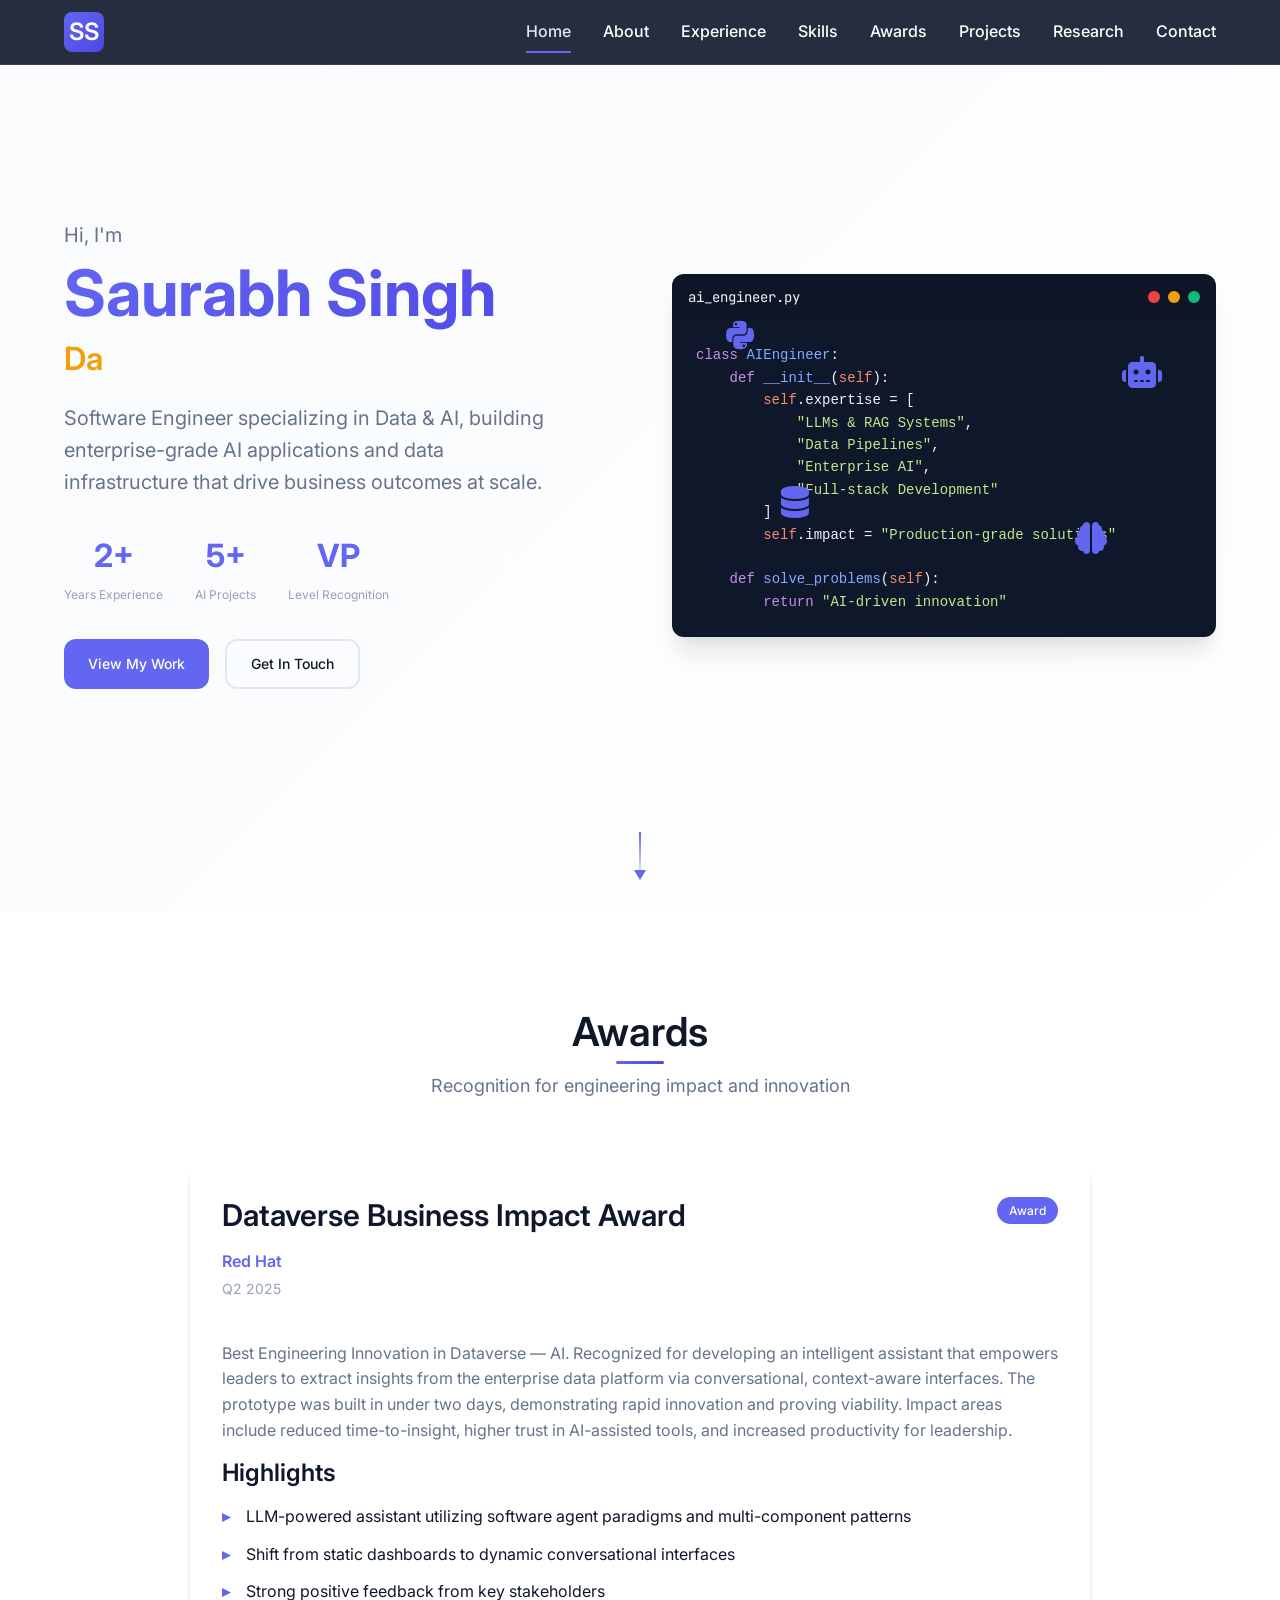
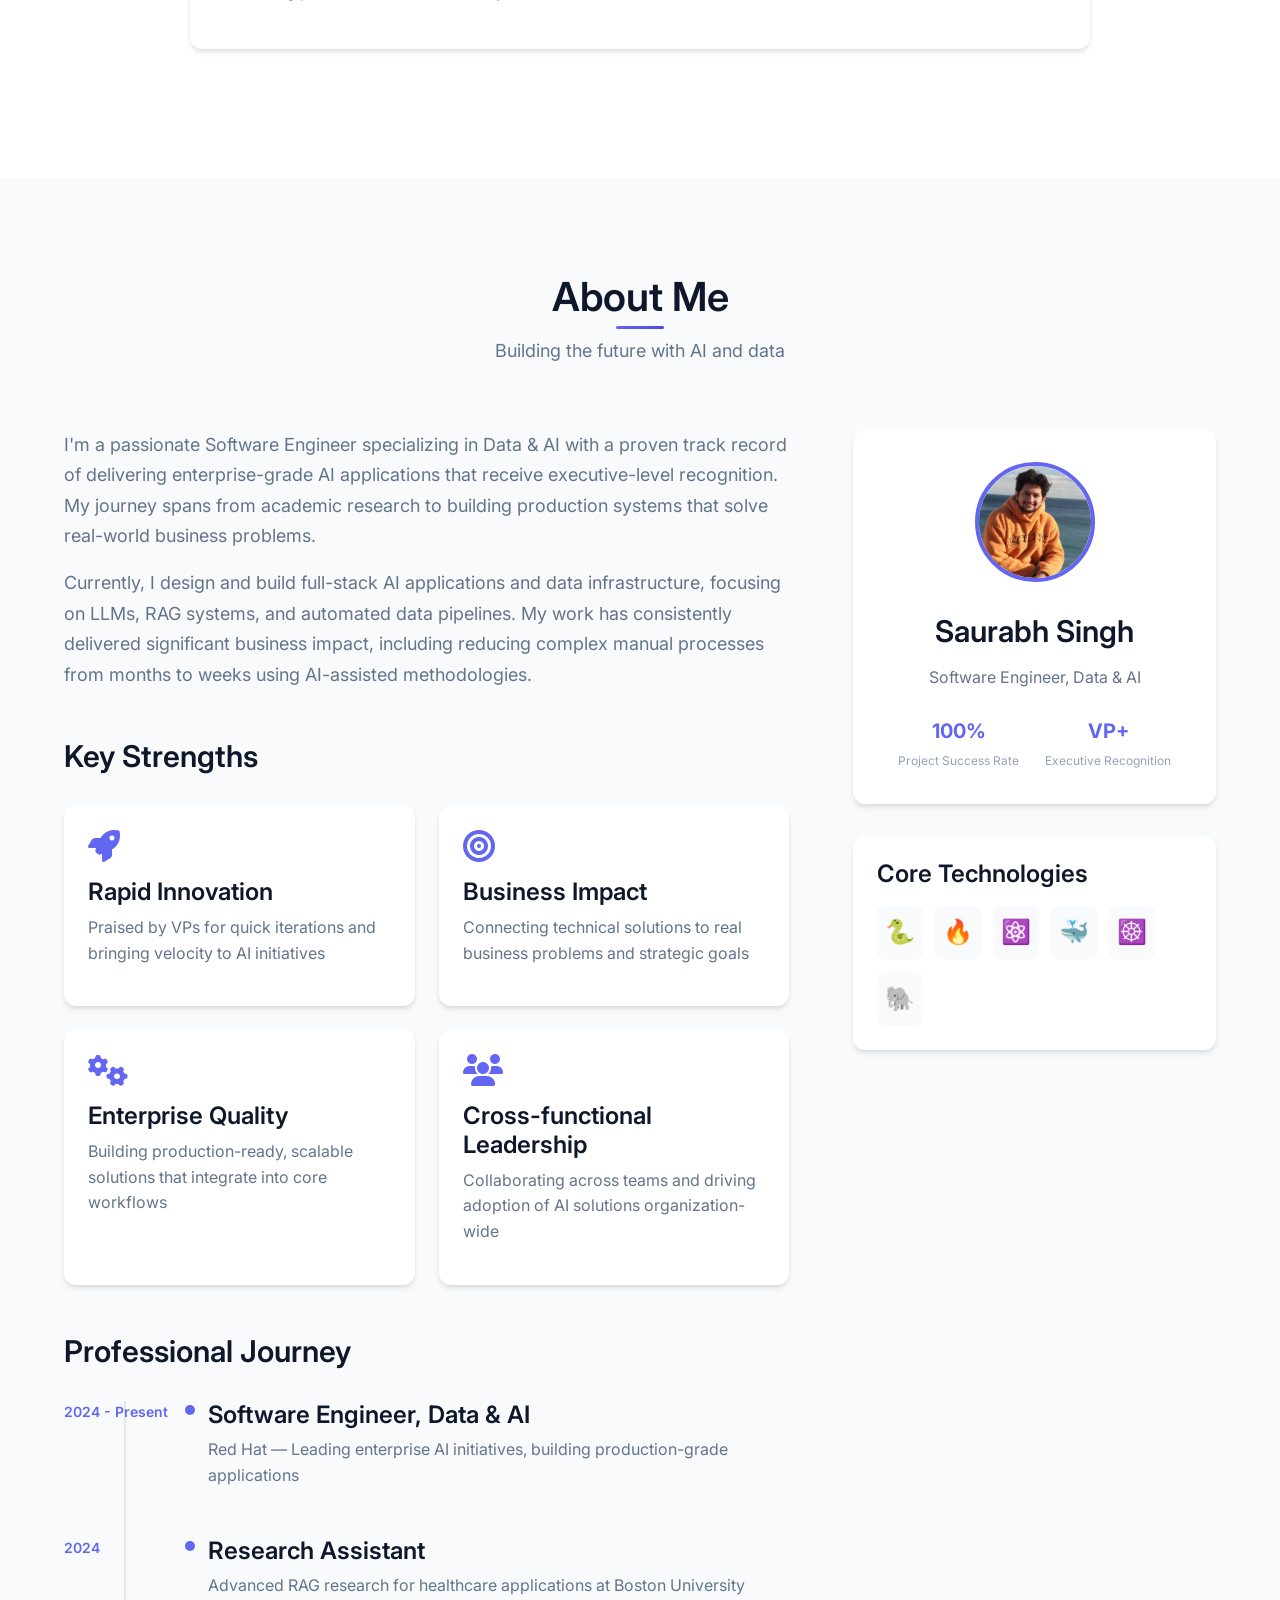
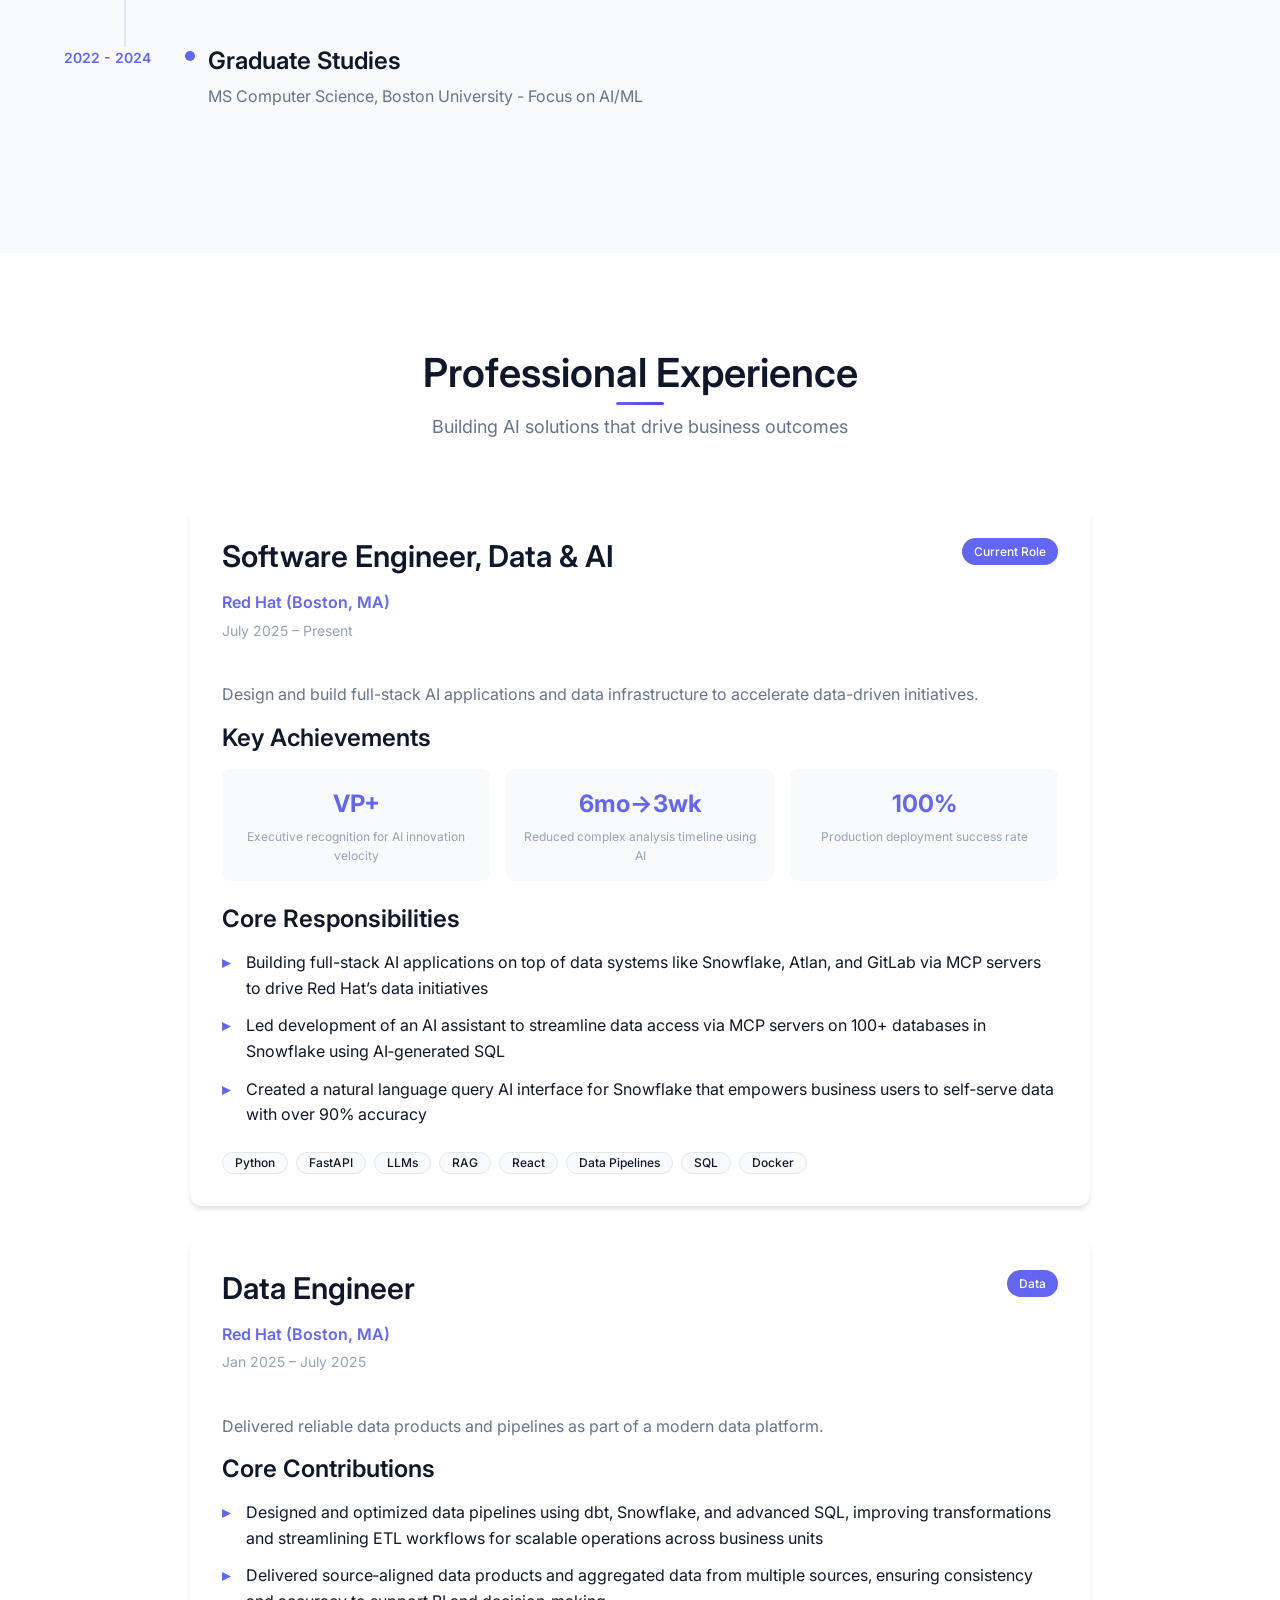
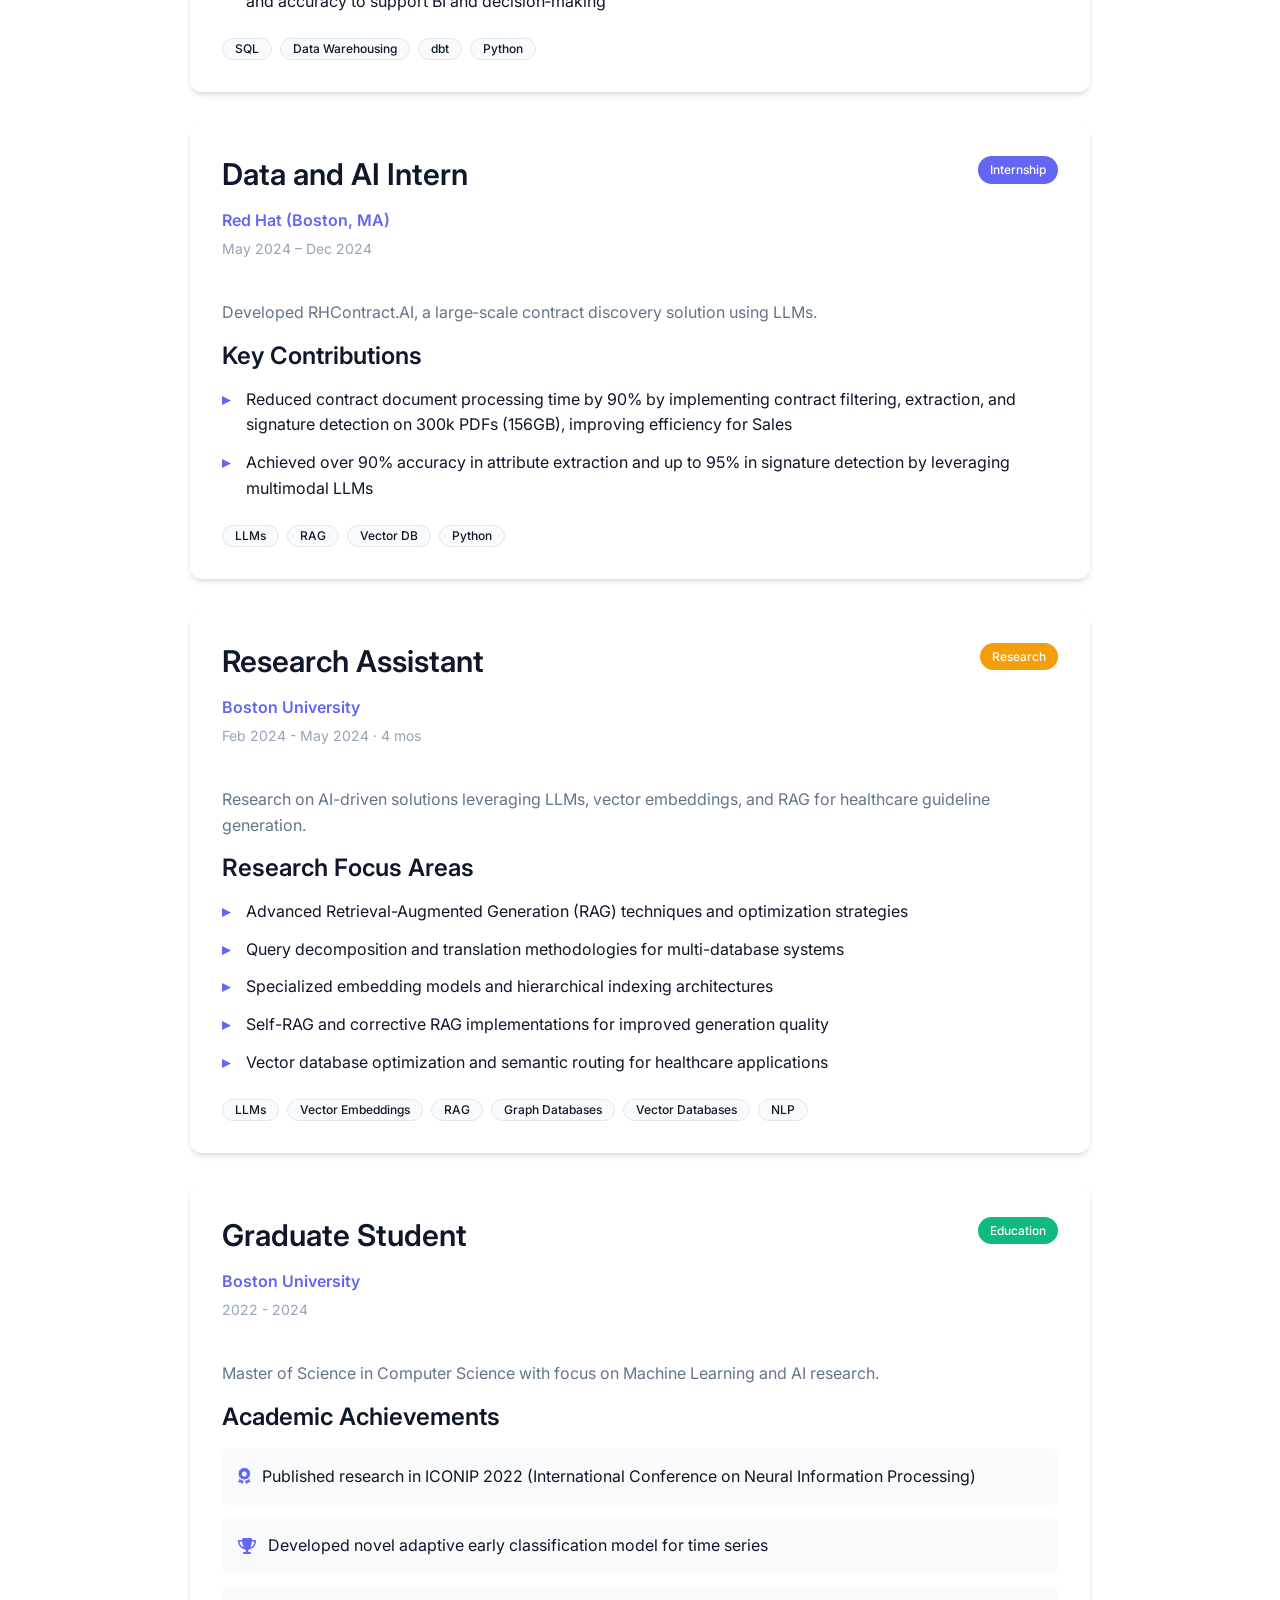
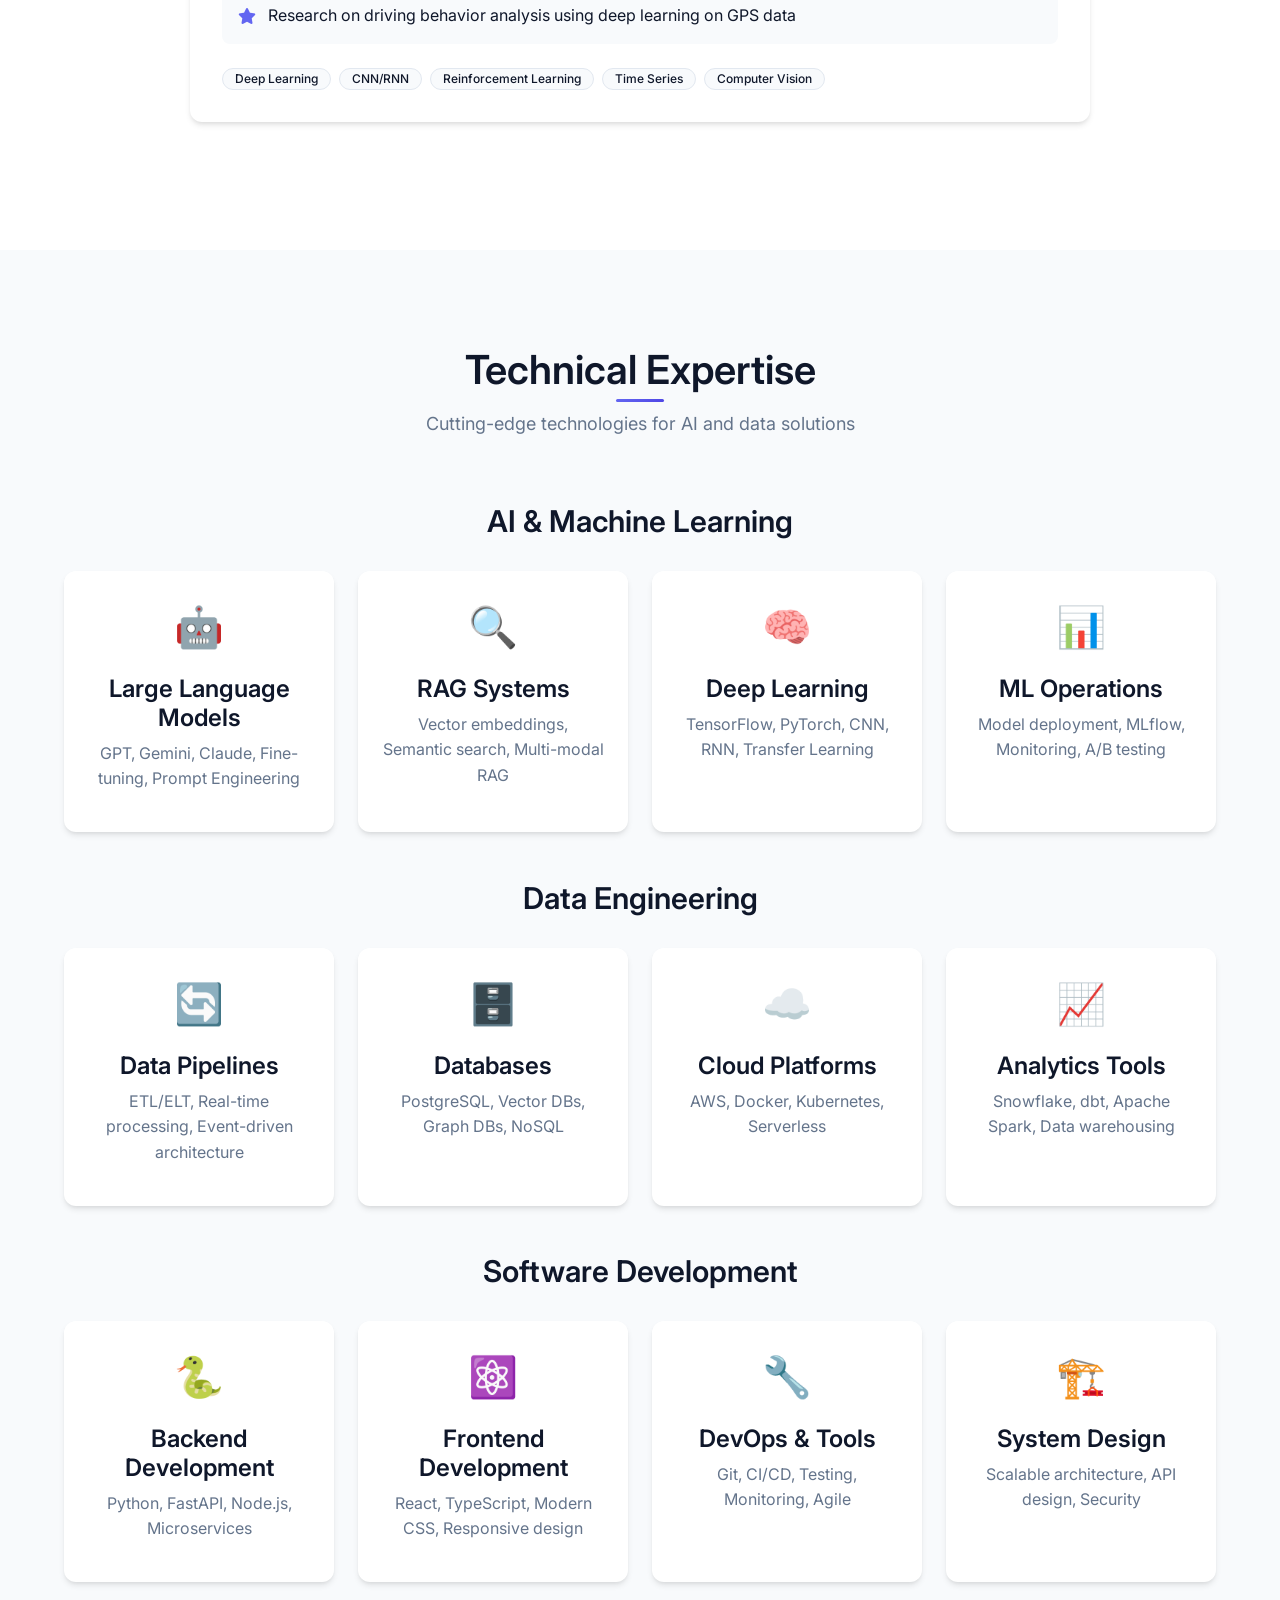
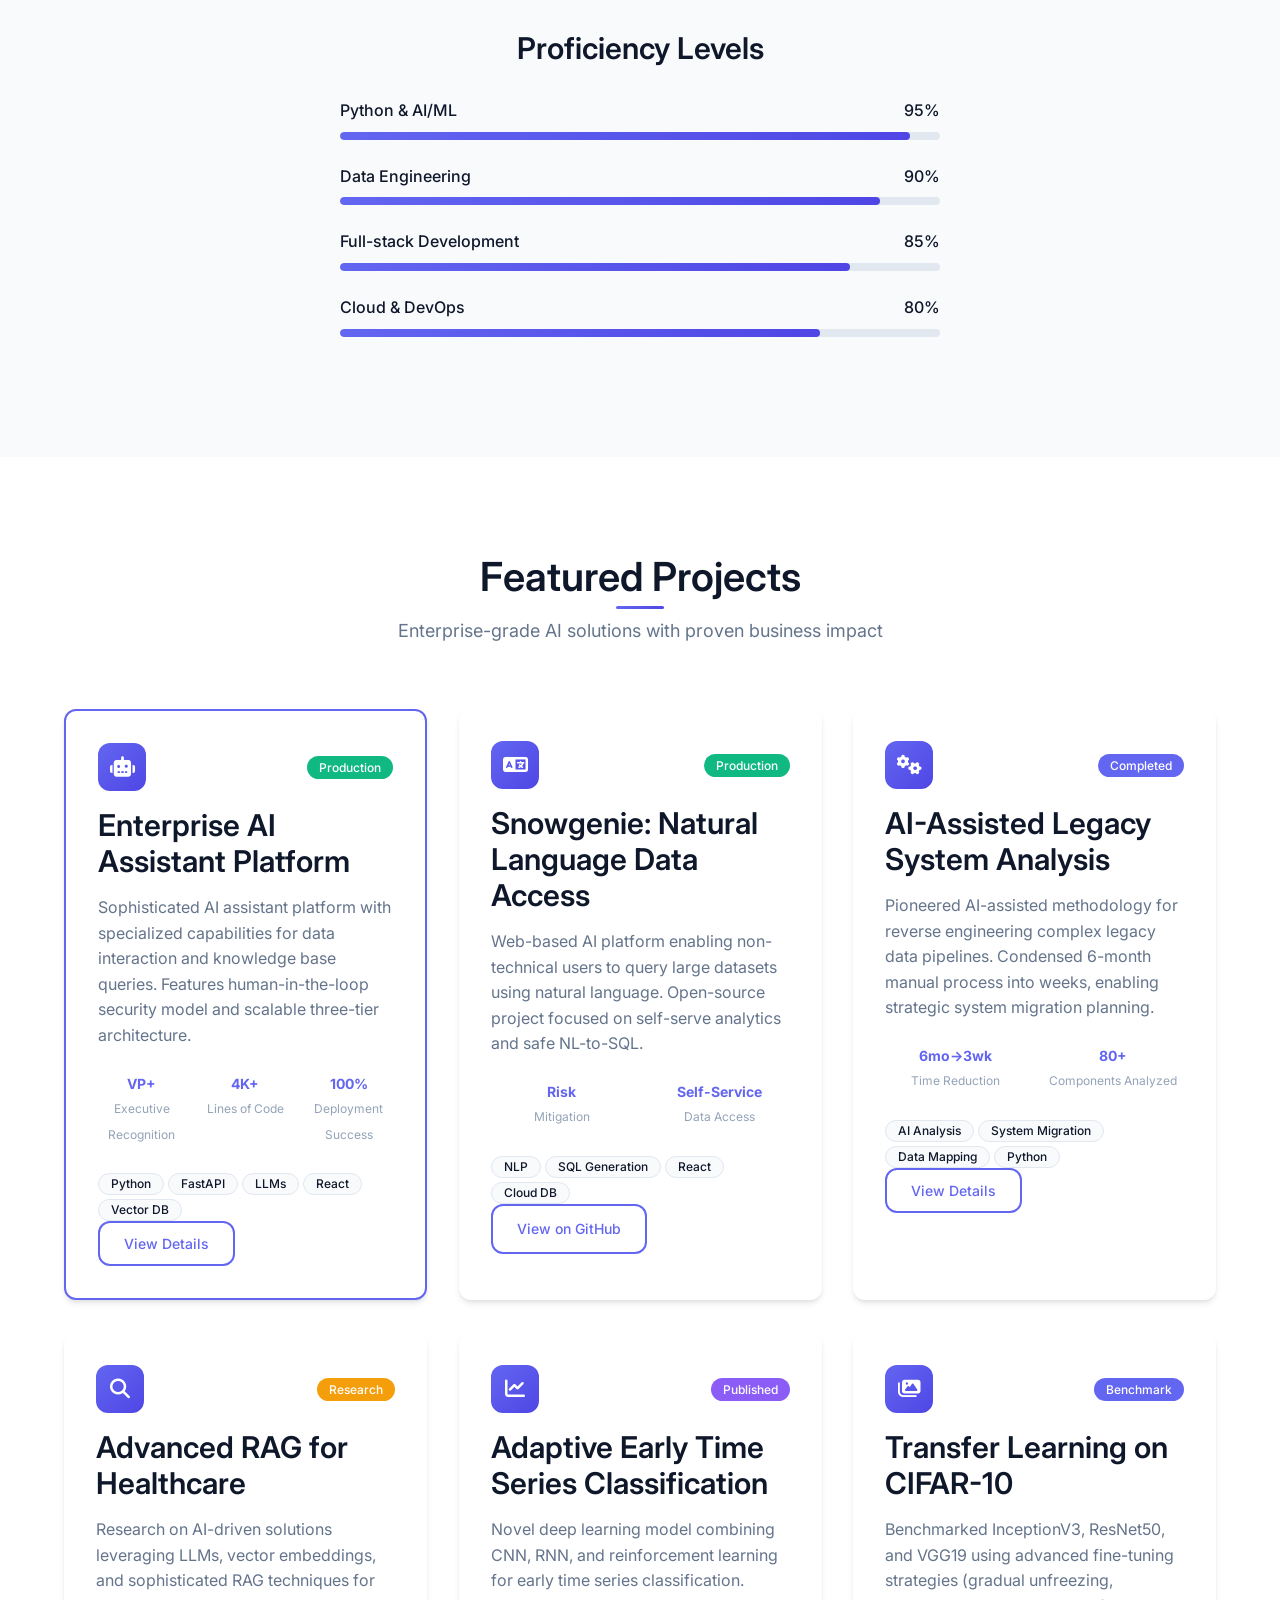
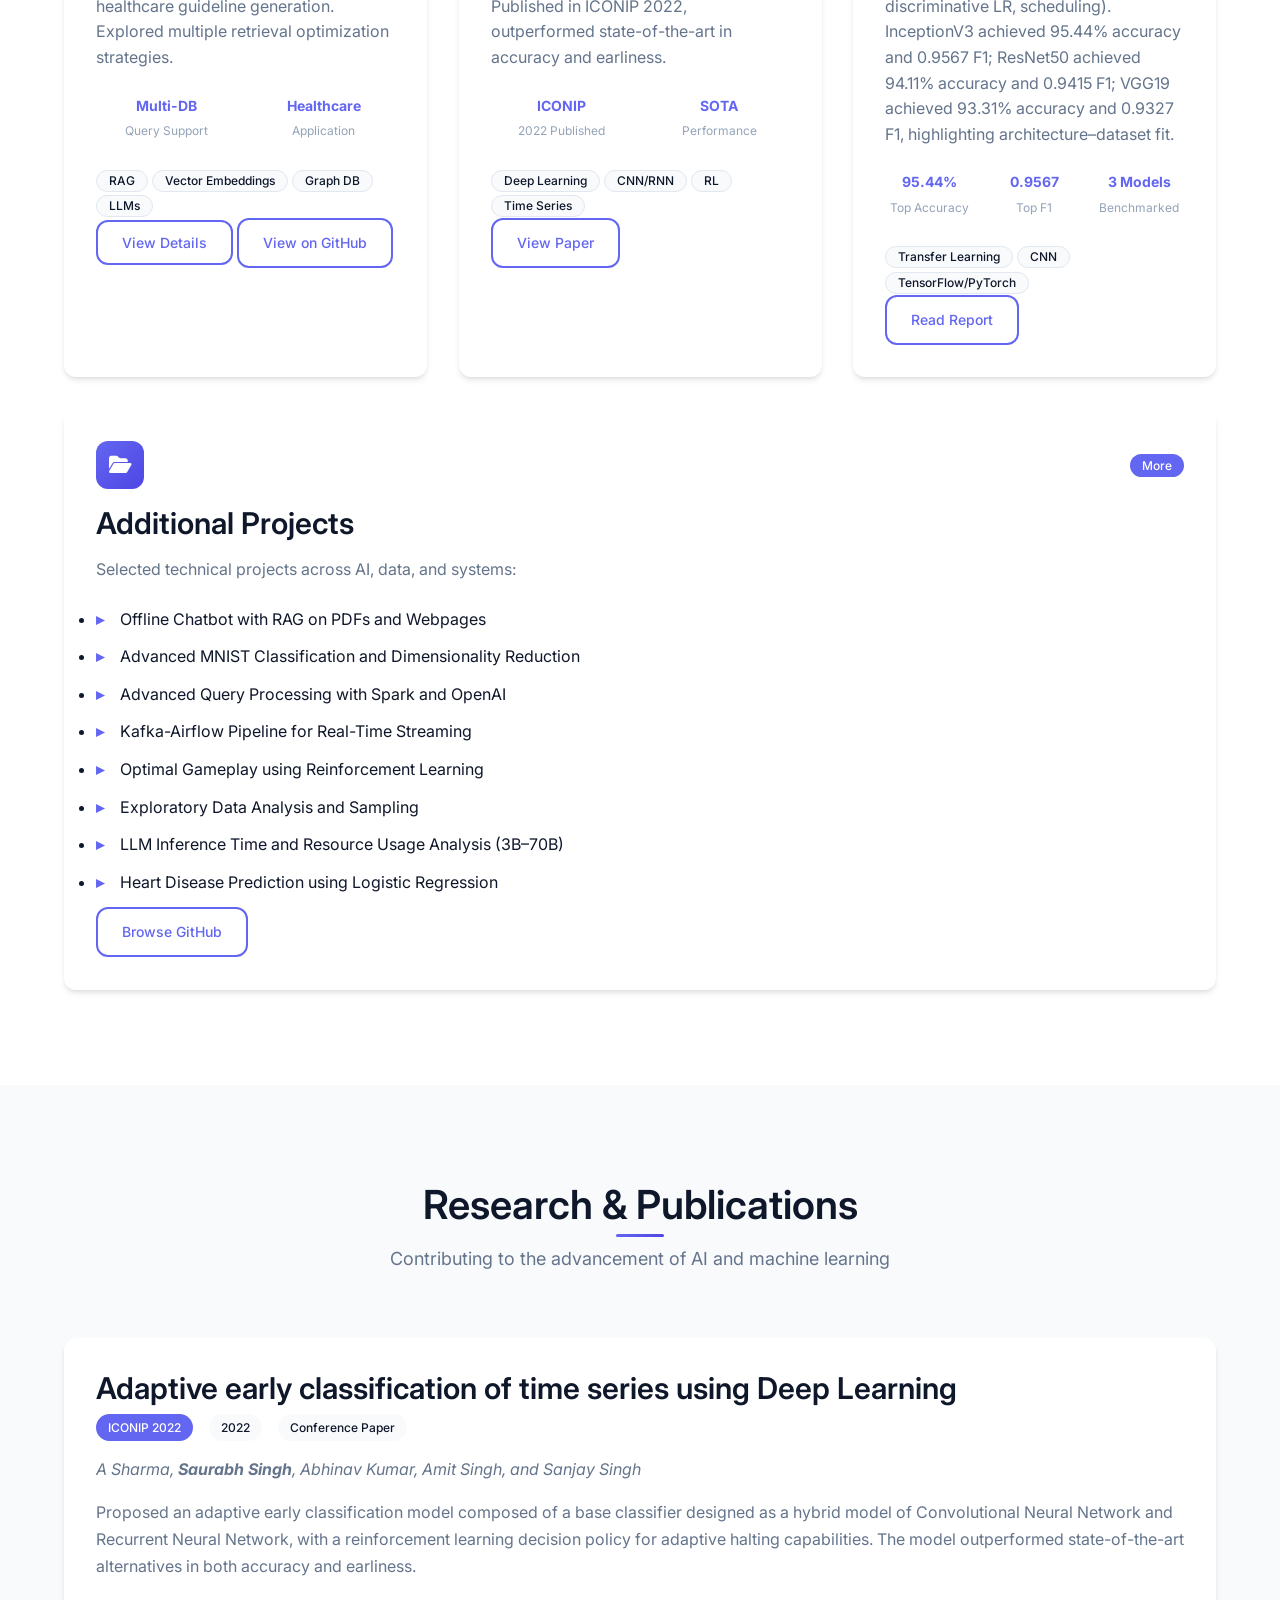
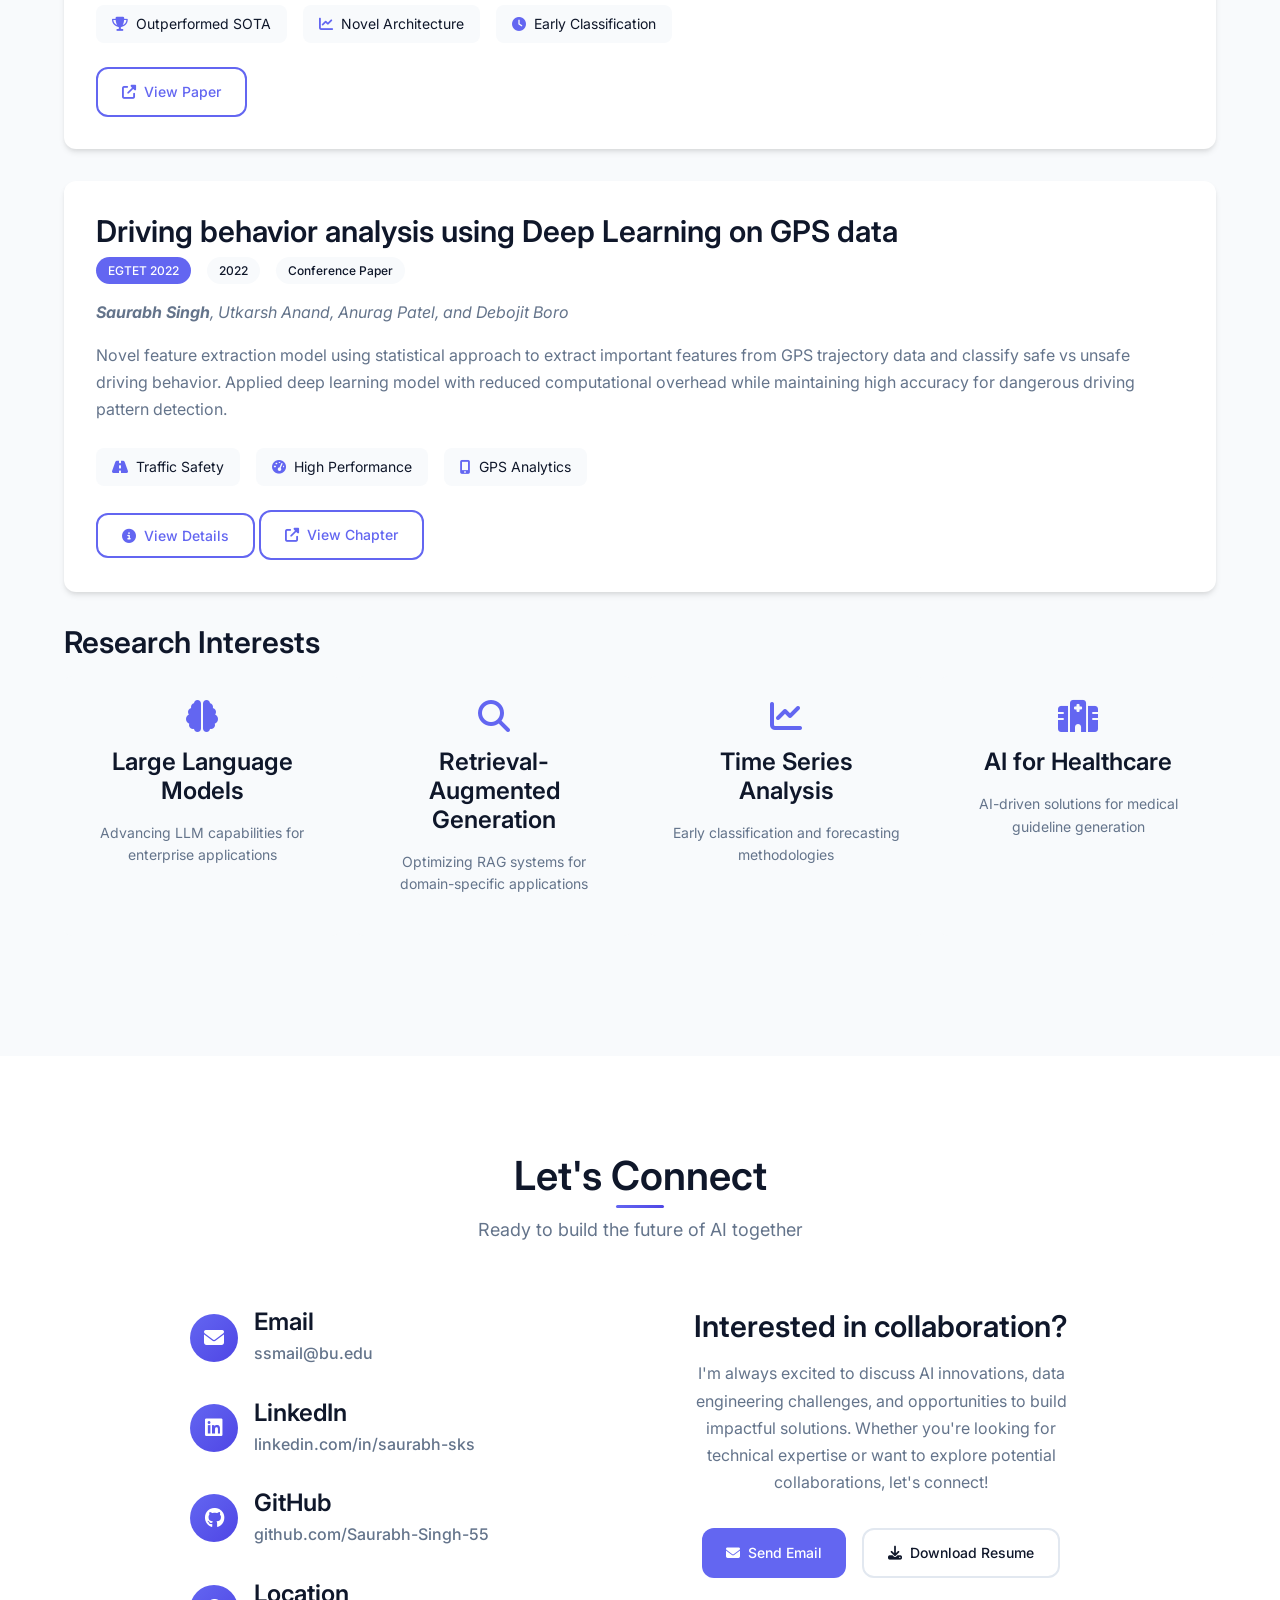
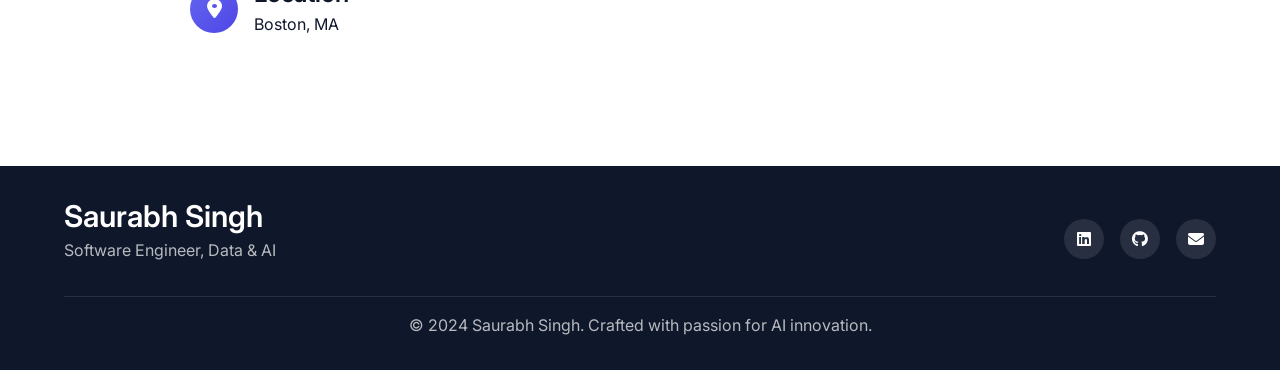
<file: index.html>
<!DOCTYPE html>
<html lang="en">
<head>
    <meta charset="UTF-8">
    <meta name="viewport" content="width=device-width, initial-scale=1.0">
    <title>Saurabh Singh - AI Engineer</title>
    <meta name="description" content="Software Engineer specializing in Data & AI, building enterprise AI applications and data infrastructure">
    <meta name="author" content="Saurabh Singh">
    
    <!-- Preload critical fonts -->
    <link rel="preconnect" href="https://fonts.googleapis.com">
    <link rel="preconnect" href="https://fonts.gstatic.com" crossorigin>
    <link href="https://fonts.googleapis.com/css2?family=Inter:wght@300;400;500;600;700&family=JetBrains+Mono:wght@400;500&display=swap" rel="stylesheet">
    
    <!-- Icons -->
    <link rel="stylesheet" href="https://cdnjs.cloudflare.com/ajax/libs/font-awesome/6.4.0/css/all.min.css">
    
    <!-- Styles -->
    <link rel="stylesheet" href="css/modern-style.css">
    
</head>
<body>
    <!-- Navigation -->
    <nav class="navbar" id="navbar">
        <div class="nav-container">
            <div class="nav-brand">
                <span class="nav-logo">SS</span>
            </div>
            <div class="nav-menu" id="nav-menu">
                <a href="#home" class="nav-link">Home</a>
                <a href="#about" class="nav-link">About</a>
                <a href="#experience" class="nav-link">Experience</a>
                <a href="#skills" class="nav-link">Skills</a>
                <a href="#awards" class="nav-link">Awards</a>
                <a href="#projects" class="nav-link">Projects</a>
                <a href="#research" class="nav-link">Research</a>
                <a href="#contact" class="nav-link">Contact</a>
            </div>
            <div class="nav-toggle" id="nav-toggle">
                <span></span>
                <span></span>
                <span></span>
            </div>
        </div>
    </nav>

    <!-- Hero Section -->
    <section id="home" class="hero">
        <div class="hero-container">
            <div class="hero-content">
                <div class="hero-text">
                    <h1 class="hero-title">
                        <span class="title-line">Hi, I'm</span>
                        <span class="title-name">Saurabh Singh</span>
                        <span class="title-role">AI Engineer</span>
                    </h1>
                    <p class="hero-description">
                        Software Engineer specializing in Data & AI, building enterprise-grade AI applications 
                        and data infrastructure that drive business outcomes at scale.
                    </p>
                    <div class="hero-stats">
                        <div class="stat">
                            <span class="stat-number">2+</span>
                            <span class="stat-label">Years Experience</span>
                        </div>
                        <div class="stat">
                            <span class="stat-number">5+</span>
                            <span class="stat-label">AI Projects</span>
                        </div>
                        <div class="stat">
                            <span class="stat-number">VP</span>
                            <span class="stat-label">Level Recognition</span>
                        </div>
                    </div>
                    <div class="hero-actions">
                        <a href="#projects" class="btn btn-primary">View My Work</a>
                        <a href="#contact" class="btn btn-secondary">Get In Touch</a>
                    </div>
                </div>
                <div class="hero-visual">
                    <div class="code-snippet">
                        <div class="code-header">
                            <span class="code-title">ai_engineer.py</span>
                            <div class="code-dots">
                                <span></span>
                                <span></span>
                                <span></span>
                            </div>
                        </div>
                        <div class="code-content">
                            <pre><code><span class="keyword">class</span> <span class="class-name">AIEngineer</span>:
    <span class="keyword">def</span> <span class="function">__init__</span>(<span class="param">self</span>):
        <span class="param">self</span>.expertise = [
            <span class="string">"LLMs & RAG Systems"</span>,
            <span class="string">"Data Pipelines"</span>,
            <span class="string">"Enterprise AI"</span>,
            <span class="string">"Full-stack Development"</span>
        ]
        <span class="param">self</span>.impact = <span class="string">"Production-grade solutions"</span>
    
    <span class="keyword">def</span> <span class="function">solve_problems</span>(<span class="param">self</span>):
        <span class="keyword">return</span> <span class="string">"AI-driven innovation"</span></code></pre>
                        </div>
                    </div>
                    <div class="floating-elements">
                        <div class="floating-icon" style="--delay: 0s">
                            <i class="fab fa-python"></i>
                        </div>
                        <div class="floating-icon" style="--delay: 1s">
                            <i class="fas fa-robot"></i>
                        </div>
                        <div class="floating-icon" style="--delay: 2s">
                            <i class="fas fa-database"></i>
                        </div>
                        <div class="floating-icon" style="--delay: 3s">
                            <i class="fas fa-brain"></i>
                        </div>
                    </div>
                </div>
            </div>
        </div>
        <div class="scroll-indicator">
            <div class="scroll-arrow"></div>
        </div>
    </section>

    <!-- Awards Section -->
    <section id="awards" class="experience">
        <div class="container">
            <div class="section-header">
                <h2 class="section-title">Awards</h2>
                <p class="section-subtitle">Recognition for engineering impact and innovation</p>
            </div>
            <div class="experience-content">
                <div class="experience-item">
                    <div class="experience-header">
                        <div class="company-info">
                            <h3>Dataverse Business Impact Award</h3>
                            <p class="company-name">Red Hat</p>
                            <p class="duration">Q2 2025</p>
                        </div>
                        <div class="experience-badge">
                            <span>Award</span>
                        </div>
                    </div>
                    <div class="experience-description">
                        <p>
                            Best Engineering Innovation in Dataverse — AI. Recognized for developing an intelligent assistant
                            that empowers leaders to extract insights from the enterprise data platform via conversational,
                            context-aware interfaces. The prototype was built in under two days, demonstrating rapid innovation
                            and proving viability. Impact areas include reduced time-to-insight, higher trust in AI-assisted tools,
                            and increased productivity for leadership.
                        </p>
                        <div class="responsibilities">
                            <h4>Highlights</h4>
                            <ul>
                                <li>LLM-powered assistant utilizing software agent paradigms and multi-component patterns</li>
                                <li>Shift from static dashboards to dynamic conversational interfaces</li>
                                <li>Strong positive feedback from key stakeholders</li>
                            </ul>
                        </div>
                    </div>
                </div>
            </div>
        </div>
    </section>

    <!-- About Section -->
    <section id="about" class="about">
        <div class="container">
            <div class="section-header">
                <h2 class="section-title">About Me</h2>
                <p class="section-subtitle">Building the future with AI and data</p>
            </div>
            <div class="about-content">
                <div class="about-text">
                    <div class="about-intro">
                        <p>
                            I'm a passionate Software Engineer specializing in Data & AI with a proven track record 
                            of delivering enterprise-grade AI applications that receive executive-level recognition. 
                            My journey spans from academic research to building production systems that solve real-world 
                            business problems.
                        </p>
                        <p>
                            Currently, I design and build full-stack AI applications and data infrastructure, 
                            focusing on LLMs, RAG systems, and automated data pipelines. My work has consistently 
                            delivered significant business impact, including reducing complex manual processes from 
                            months to weeks using AI-assisted methodologies.
                        </p>
                    </div>
                    
                    <div class="about-highlights">
                        <h3>Key Strengths</h3>
                        <div class="highlights-grid">
                            <div class="highlight-item">
                                <i class="fas fa-rocket"></i>
                                <h4>Rapid Innovation</h4>
                                <p>Praised by VPs for quick iterations and bringing velocity to AI initiatives</p>
                            </div>
                            <div class="highlight-item">
                                <i class="fas fa-bullseye"></i>
                                <h4>Business Impact</h4>
                                <p>Connecting technical solutions to real business problems and strategic goals</p>
                            </div>
                            <div class="highlight-item">
                                <i class="fas fa-cogs"></i>
                                <h4>Enterprise Quality</h4>
                                <p>Building production-ready, scalable solutions that integrate into core workflows</p>
                            </div>
                            <div class="highlight-item">
                                <i class="fas fa-users"></i>
                                <h4>Cross-functional Leadership</h4>
                                <p>Collaborating across teams and driving adoption of AI solutions organization-wide</p>
                            </div>
                        </div>
                    </div>

                    <div class="about-journey">
                        <h3>Professional Journey</h3>
                        <div class="journey-timeline">
                            <div class="timeline-item">
                                <div class="timeline-date">2024 - Present</div>
                                <div class="timeline-content">
                                    <h4>Software Engineer, Data & AI</h4>
                                    <p>Red Hat — Leading enterprise AI initiatives, building production-grade applications</p>
                                </div>
                            </div>
                            <div class="timeline-item">
                                <div class="timeline-date">2024</div>
                                <div class="timeline-content">
                                    <h4>Research Assistant</h4>
                                    <p>Advanced RAG research for healthcare applications at Boston University</p>
                                </div>
                            </div>
                            <div class="timeline-item">
                                <div class="timeline-date">2022 - 2024</div>
                                <div class="timeline-content">
                                    <h4>Graduate Studies</h4>
                                    <p>MS Computer Science, Boston University - Focus on AI/ML</p>
                                </div>
                            </div>
                        </div>
                    </div>
                </div>
                
                <div class="about-visual">
                    <div class="profile-card">
                        <div class="profile-image">
                            <img src="img/profile-professional.jpeg" alt="Saurabh Singh" onerror="this.style.display='none'">
                            <div class="profile-placeholder">
                                <i class="fas fa-user"></i>
                            </div>
                        </div>
                        <div class="profile-info">
                            <h3>Saurabh Singh</h3>
                            <p>Software Engineer, Data & AI</p>
                            <div class="profile-stats">
                                <div class="profile-stat">
                                    <span class="stat-value">100%</span>
                                    <span class="stat-label">Project Success Rate</span>
                                </div>
                                <div class="profile-stat">
                                    <span class="stat-value">VP+</span>
                                    <span class="stat-label">Executive Recognition</span>
                                </div>
                            </div>
                        </div>
                    </div>
                    
                    <div class="tech-stack-preview">
                        <h4>Core Technologies</h4>
                        <div class="tech-icons">
                            <span class="tech-icon" title="Python">🐍</span>
                            <span class="tech-icon" title="TensorFlow">🔥</span>
                            <span class="tech-icon" title="React">⚛️</span>
                            <span class="tech-icon" title="Docker">🐳</span>
                            <span class="tech-icon" title="Kubernetes">☸️</span>
                            <span class="tech-icon" title="PostgreSQL">🐘</span>
                        </div>
                    </div>
                </div>
            </div>
        </div>
    </section>

    <!-- Experience Section -->
    <section id="experience" class="experience">
        <div class="container">
            <div class="section-header">
                <h2 class="section-title">Professional Experience</h2>
                <p class="section-subtitle">Building AI solutions that drive business outcomes</p>
            </div>
            
            <div class="experience-content">
                <div class="experience-item">
                    <div class="experience-header">
                        <div class="company-info">
                            <h3>Software Engineer, Data & AI</h3>
                            <p class="company-name">Red Hat (Boston, MA)</p>
                            <p class="duration">July 2025 – Present</p>
                        </div>
                        <div class="experience-badge">
                            <span>Current Role</span>
                        </div>
                    </div>
                    
                    <div class="experience-description">
                        <p>Design and build full-stack AI applications and data infrastructure to accelerate data-driven initiatives.</p>
                        
                        <div class="achievements">
                            <h4>Key Achievements</h4>
                            <div class="achievement-grid">
                                <div class="achievement-item">
                                    <div class="achievement-metric">VP+</div>
                                    <div class="achievement-desc">Executive recognition for AI innovation velocity</div>
                                </div>
                                <div class="achievement-item">
                                    <div class="achievement-metric">6mo→3wk</div>
                                    <div class="achievement-desc">Reduced complex analysis timeline using AI</div>
                                </div>
                                <div class="achievement-item">
                                    <div class="achievement-metric">100%</div>
                                    <div class="achievement-desc">Production deployment success rate</div>
                                </div>
                            </div>
                        </div>
                        
                        <div class="responsibilities">
                            <h4>Core Responsibilities</h4>
                            <ul>
                                <li>Building full-stack AI applications on top of data systems like Snowflake, Atlan, and GitLab via MCP servers to drive Red Hat’s data initiatives</li>
                                <li>Led development of an AI assistant to streamline data access via MCP servers on 100+ databases in Snowflake using AI‑generated SQL</li>
                                <li>Created a natural language query AI interface for Snowflake that empowers business users to self‑serve data with over 90% accuracy</li>
                            </ul>
                        </div>
                    </div>
                    
                    <div class="tech-stack">
                        <span class="tech-tag">Python</span>
                        <span class="tech-tag">FastAPI</span>
                        <span class="tech-tag">LLMs</span>
                        <span class="tech-tag">RAG</span>
                        <span class="tech-tag">React</span>
                        <span class="tech-tag">Data Pipelines</span>
                        <span class="tech-tag">SQL</span>
                        <span class="tech-tag">Docker</span>
                    </div>
                </div>

                <div class="experience-item">
                    <div class="experience-header">
                        <div class="company-info">
                            <h3>Data Engineer</h3>
                            <p class="company-name">Red Hat (Boston, MA)</p>
                            <p class="duration">Jan 2025 – July 2025</p>
                        </div>
                        <div class="experience-badge">
                            <span>Data</span>
                        </div>
                    </div>
                    <div class="experience-description">
                        <p>Delivered reliable data products and pipelines as part of a modern data platform.</p>
                        <div class="responsibilities">
                            <h4>Core Contributions</h4>
                            <ul>
                                <li>Designed and optimized data pipelines using dbt, Snowflake, and advanced SQL, improving transformations and streamlining ETL workflows for scalable operations across business units</li>
                                <li>Delivered source‑aligned data products and aggregated data from multiple sources, ensuring consistency and accuracy to support BI and decision‑making</li>
                            </ul>
                        </div>
                    </div>
                    <div class="tech-stack">
                        <span class="tech-tag">SQL</span>
                        <span class="tech-tag">Data Warehousing</span>
                        <span class="tech-tag">dbt</span>
                        <span class="tech-tag">Python</span>
                    </div>
                </div>

                <div class="experience-item">
                    <div class="experience-header">
                        <div class="company-info">
                            <h3>Data and AI Intern</h3>
                            <p class="company-name">Red Hat (Boston, MA)</p>
                            <p class="duration">May 2024 – Dec 2024</p>
                        </div>
                        <div class="experience-badge">
                            <span>Internship</span>
                        </div>
                    </div>
                    <div class="experience-description">
                        <p>Developed RHContract.AI, a large‑scale contract discovery solution using LLMs.</p>
                        <div class="responsibilities">
                            <h4>Key Contributions</h4>
                            <ul>
                                <li>Reduced contract document processing time by 90% by implementing contract filtering, extraction, and signature detection on 300k PDFs (156GB), improving efficiency for Sales</li>
                                <li>Achieved over 90% accuracy in attribute extraction and up to 95% in signature detection by leveraging multimodal LLMs</li>
                            </ul>
                        </div>
                    </div>
                    <div class="tech-stack">
                        <span class="tech-tag">LLMs</span>
                        <span class="tech-tag">RAG</span>
                        <span class="tech-tag">Vector DB</span>
                        <span class="tech-tag">Python</span>
                    </div>
                </div>

                <div class="experience-item">
                    <div class="experience-header">
                        <div class="company-info">
                            <h3>Research Assistant</h3>
                            <p class="company-name">Boston University</p>
                            <p class="duration">Feb 2024 - May 2024 · 4 mos</p>
                        </div>
                        <div class="experience-badge research">
                            <span>Research</span>
                        </div>
                    </div>
                    
                    <div class="experience-description">
                        <p>Research on AI-driven solutions leveraging LLMs, vector embeddings, and RAG for healthcare guideline generation.</p>
                        
                        <div class="responsibilities">
                            <h4>Research Focus Areas</h4>
                            <ul>
                                <li>Advanced Retrieval-Augmented Generation (RAG) techniques and optimization strategies</li>
                                <li>Query decomposition and translation methodologies for multi-database systems</li>
                                <li>Specialized embedding models and hierarchical indexing architectures</li>
                                <li>Self-RAG and corrective RAG implementations for improved generation quality</li>
                                <li>Vector database optimization and semantic routing for healthcare applications</li>
                            </ul>
                        </div>
                    </div>
                    
                    <div class="tech-stack">
                        <span class="tech-tag">LLMs</span>
                        <span class="tech-tag">Vector Embeddings</span>
                        <span class="tech-tag">RAG</span>
                        <span class="tech-tag">Graph Databases</span>
                        <span class="tech-tag">Vector Databases</span>
                        <span class="tech-tag">NLP</span>
                    </div>
                </div>

                <div class="experience-item">
                    <div class="experience-header">
                        <div class="company-info">
                            <h3>Graduate Student</h3>
                            <p class="company-name">Boston University</p>
                            <p class="duration">2022 - 2024</p>
                        </div>
                        <div class="experience-badge education">
                            <span>Education</span>
                        </div>
                    </div>
                    
                    <div class="experience-description">
                        <p>Master of Science in Computer Science with focus on Machine Learning and AI research.</p>
                        
                        <div class="achievements">
                            <h4>Academic Achievements</h4>
                            <div class="achievement-list">
                                <div class="achievement-item">
                                    <i class="fas fa-award"></i>
                                    <span>Published research in ICONIP 2022 (International Conference on Neural Information Processing)</span>
                                </div>
                                <div class="achievement-item">
                                    <i class="fas fa-trophy"></i>
                                    <span>Developed novel adaptive early classification model for time series</span>
                                </div>
                                <div class="achievement-item">
                                    <i class="fas fa-star"></i>
                                    <span>Research on driving behavior analysis using deep learning on GPS data</span>
                                </div>
                            </div>
                        </div>
                    </div>
                    
                    <div class="tech-stack">
                        <span class="tech-tag">Deep Learning</span>
                        <span class="tech-tag">CNN/RNN</span>
                        <span class="tech-tag">Reinforcement Learning</span>
                        <span class="tech-tag">Time Series</span>
                        <span class="tech-tag">Computer Vision</span>
                    </div>
                </div>
            </div>
        </div>
    </section>

    <!-- Skills Section -->
    <section id="skills" class="skills">
        <div class="container">
            <div class="section-header">
                <h2 class="section-title">Technical Expertise</h2>
                <p class="section-subtitle">Cutting-edge technologies for AI and data solutions</p>
            </div>
            
            <div class="skills-content">
                <div class="skills-category">
                    <h3>AI & Machine Learning</h3>
                    <div class="skills-grid">
                        <div class="skill-item">
                            <div class="skill-icon">🤖</div>
                            <h4>Large Language Models</h4>
                            <p>GPT, Gemini, Claude, Fine-tuning, Prompt Engineering</p>
                        </div>
                        <div class="skill-item">
                            <div class="skill-icon">🔍</div>
                            <h4>RAG Systems</h4>
                            <p>Vector embeddings, Semantic search, Multi-modal RAG</p>
                        </div>
                        <div class="skill-item">
                            <div class="skill-icon">🧠</div>
                            <h4>Deep Learning</h4>
                            <p>TensorFlow, PyTorch, CNN, RNN, Transfer Learning</p>
                        </div>
                        <div class="skill-item">
                            <div class="skill-icon">📊</div>
                            <h4>ML Operations</h4>
                            <p>Model deployment, MLflow, Monitoring, A/B testing</p>
                        </div>
                    </div>
                </div>

                <div class="skills-category">
                    <h3>Data Engineering</h3>
                    <div class="skills-grid">
                        <div class="skill-item">
                            <div class="skill-icon">🔄</div>
                            <h4>Data Pipelines</h4>
                            <p>ETL/ELT, Real-time processing, Event-driven architecture</p>
                        </div>
                        <div class="skill-item">
                            <div class="skill-icon">🗄️</div>
                            <h4>Databases</h4>
                            <p>PostgreSQL, Vector DBs, Graph DBs, NoSQL</p>
                        </div>
                        <div class="skill-item">
                            <div class="skill-icon">☁️</div>
                            <h4>Cloud Platforms</h4>
                            <p>AWS, Docker, Kubernetes, Serverless</p>
                        </div>
                        <div class="skill-item">
                            <div class="skill-icon">📈</div>
                            <h4>Analytics Tools</h4>
                            <p>Snowflake, dbt, Apache Spark, Data warehousing</p>
                        </div>
                    </div>
                </div>

                <div class="skills-category">
                    <h3>Software Development</h3>
                    <div class="skills-grid">
                        <div class="skill-item">
                            <div class="skill-icon">🐍</div>
                            <h4>Backend Development</h4>
                            <p>Python, FastAPI, Node.js, Microservices</p>
                        </div>
                        <div class="skill-item">
                            <div class="skill-icon">⚛️</div>
                            <h4>Frontend Development</h4>
                            <p>React, TypeScript, Modern CSS, Responsive design</p>
                        </div>
                        <div class="skill-item">
                            <div class="skill-icon">🔧</div>
                            <h4>DevOps & Tools</h4>
                            <p>Git, CI/CD, Testing, Monitoring, Agile</p>
                        </div>
                        <div class="skill-item">
                            <div class="skill-icon">🏗️</div>
                            <h4>System Design</h4>
                            <p>Scalable architecture, API design, Security</p>
                        </div>
                    </div>
                </div>
            </div>

            <div class="skills-proficiency">
                <h3>Proficiency Levels</h3>
                <div class="proficiency-bars">
                    <div class="proficiency-item">
                        <div class="proficiency-label">
                            <span>Python & AI/ML</span>
                            <span>95%</span>
                        </div>
                        <div class="proficiency-bar">
                            <div class="proficiency-fill" style="width: 95%"></div>
                        </div>
                    </div>
                    <div class="proficiency-item">
                        <div class="proficiency-label">
                            <span>Data Engineering</span>
                            <span>90%</span>
                        </div>
                        <div class="proficiency-bar">
                            <div class="proficiency-fill" style="width: 90%"></div>
                        </div>
                    </div>
                    <div class="proficiency-item">
                        <div class="proficiency-label">
                            <span>Full-stack Development</span>
                            <span>85%</span>
                        </div>
                        <div class="proficiency-bar">
                            <div class="proficiency-fill" style="width: 85%"></div>
                        </div>
                    </div>
                    <div class="proficiency-item">
                        <div class="proficiency-label">
                            <span>Cloud & DevOps</span>
                            <span>80%</span>
                        </div>
                        <div class="proficiency-bar">
                            <div class="proficiency-fill" style="width: 80%"></div>
                        </div>
                    </div>
                </div>
            </div>
        </div>
    </section>

    <!-- Projects Section -->
    <section id="projects" class="projects">
        <div class="container">
            <div class="section-header">
                <h2 class="section-title">Featured Projects</h2>
                <p class="section-subtitle">Enterprise-grade AI solutions with proven business impact</p>
            </div>
            
            <div class="projects-grid">
                <div class="project-card featured">
                    <div class="project-header">
                        <div class="project-icon">
                            <i class="fas fa-robot"></i>
                        </div>
                        <div class="project-status">
                            <span class="status-badge production">Production</span>
                        </div>
                    </div>
                    <h3>Enterprise AI Assistant Platform</h3>
                    <p>
                        Sophisticated AI assistant platform with specialized capabilities for data interaction 
                        and knowledge base queries. Features human-in-the-loop security model and scalable 
                        three-tier architecture.
                    </p>
                    <div class="project-metrics">
                        <div class="metric">
                            <span class="metric-value">VP+</span>
                            <span class="metric-label">Executive Recognition</span>
                        </div>
                        <div class="metric">
                            <span class="metric-value">4K+</span>
                            <span class="metric-label">Lines of Code</span>
                        </div>
                        <div class="metric">
                            <span class="metric-value">100%</span>
                            <span class="metric-label">Deployment Success</span>
                        </div>
                    </div>
                    <div class="project-tech">
                        <span class="tech-tag">Python</span>
                        <span class="tech-tag">FastAPI</span>
                        <span class="tech-tag">LLMs</span>
                        <span class="tech-tag">React</span>
                        <span class="tech-tag">Vector DB</span>
                    </div>
                    <div class="project-actions">
                        <button class="btn btn-outline" onclick="showProjectDetails('ai-assistant')">
                            View Details
                        </button>
                    </div>
                </div>

                <div class="project-card">
                    <div class="project-header">
                        <div class="project-icon">
                            <i class="fas fa-language"></i>
                        </div>
                        <div class="project-status">
                            <span class="status-badge production">Production</span>
                        </div>
                    </div>
                    <h3>Snowgenie: Natural Language Data Access</h3>
                    <p>
                        Web-based AI platform enabling non-technical users to query large datasets using 
                        natural language. Open-source project focused on self-serve analytics and safe NL-to-SQL.
                    </p>
                    <div class="project-metrics">
                        <div class="metric">
                            <span class="metric-value">Risk</span>
                            <span class="metric-label">Mitigation</span>
                        </div>
                        <div class="metric">
                            <span class="metric-value">Self-Service</span>
                            <span class="metric-label">Data Access</span>
                        </div>
                    </div>
                    <div class="project-tech">
                        <span class="tech-tag">NLP</span>
                        <span class="tech-tag">SQL Generation</span>
                        <span class="tech-tag">React</span>
                        <span class="tech-tag">Cloud DB</span>
                    </div>
                    <div class="project-actions">
                        <a class="btn btn-outline" href="https://github.com/Saurabh-Singh-55/Snowgenie" target="_blank" rel="noopener">
                            View on GitHub
                        </a>
                    </div>
                </div>

                <div class="project-card">
                    <div class="project-header">
                        <div class="project-icon">
                            <i class="fas fa-cogs"></i>
                        </div>
                        <div class="project-status">
                            <span class="status-badge completed">Completed</span>
                        </div>
                    </div>
                    <h3>AI-Assisted Legacy System Analysis</h3>
                    <p>
                        Pioneered AI-assisted methodology for reverse engineering complex legacy data pipelines. 
                        Condensed 6-month manual process into weeks, enabling strategic system migration planning.
                    </p>
                    <div class="project-metrics">
                        <div class="metric">
                            <span class="metric-value">6mo→3wk</span>
                            <span class="metric-label">Time Reduction</span>
                        </div>
                        <div class="metric">
                            <span class="metric-value">80+</span>
                            <span class="metric-label">Components Analyzed</span>
                        </div>
                    </div>
                    <div class="project-tech">
                        <span class="tech-tag">AI Analysis</span>
                        <span class="tech-tag">System Migration</span>
                        <span class="tech-tag">Data Mapping</span>
                        <span class="tech-tag">Python</span>
                    </div>
                    <div class="project-actions">
                        <button class="btn btn-outline" onclick="showProjectDetails('legacy-analysis')">
                            View Details
                        </button>
                    </div>
                </div>

                <div class="project-card">
                    <div class="project-header">
                        <div class="project-icon">
                            <i class="fas fa-search"></i>
                        </div>
                        <div class="project-status">
                            <span class="status-badge research">Research</span>
                        </div>
                    </div>
                    <h3>Advanced RAG for Healthcare</h3>
                    <p>
                        Research on AI-driven solutions leveraging LLMs, vector embeddings, and sophisticated 
                        RAG techniques for healthcare guideline generation. Explored multiple retrieval 
                        optimization strategies.
                    </p>
                    <div class="project-metrics">
                        <div class="metric">
                            <span class="metric-value">Multi-DB</span>
                            <span class="metric-label">Query Support</span>
                        </div>
                        <div class="metric">
                            <span class="metric-value">Healthcare</span>
                            <span class="metric-label">Application</span>
                        </div>
                    </div>
                    <div class="project-tech">
                        <span class="tech-tag">RAG</span>
                        <span class="tech-tag">Vector Embeddings</span>
                        <span class="tech-tag">Graph DB</span>
                        <span class="tech-tag">LLMs</span>
                    </div>
                    <div class="project-actions">
                        <button class="btn btn-outline" onclick="showProjectDetails('healthcare-rag')">View Details</button>
                        <a class="btn btn-outline" href="https://github.com/Saurabh-Singh-55/Advanced-RAG" target="_blank" rel="noopener">View on GitHub</a>
                    </div>
                </div>

                <div class="project-card">
                    <div class="project-header">
                        <div class="project-icon">
                            <i class="fas fa-chart-line"></i>
                        </div>
                        <div class="project-status">
                            <span class="status-badge published">Published</span>
                        </div>
                    </div>
                    <h3>Adaptive Early Time Series Classification</h3>
                    <p>
                        Novel deep learning model combining CNN, RNN, and reinforcement learning for early 
                        time series classification. Published in ICONIP 2022, outperformed state-of-the-art 
                        in accuracy and earliness.
                    </p>
                    <div class="project-metrics">
                        <div class="metric">
                            <span class="metric-value">ICONIP</span>
                            <span class="metric-label">2022 Published</span>
                        </div>
                        <div class="metric">
                            <span class="metric-value">SOTA</span>
                            <span class="metric-label">Performance</span>
                        </div>
                    </div>
                    <div class="project-tech">
                        <span class="tech-tag">Deep Learning</span>
                        <span class="tech-tag">CNN/RNN</span>
                        <span class="tech-tag">RL</span>
                        <span class="tech-tag">Time Series</span>
                    </div>
                    <div class="project-actions">
                        <a href="https://doi.org/10.1007/978-3-031-30111-7_45" target="_blank" class="btn btn-outline">
                            View Paper
                        </a>
                    </div>
                </div>

                <!-- Transfer Learning on CIFAR-10 as last featured project -->
                <div class="project-card">
                    <div class="project-header">
                        <div class="project-icon">
                            <i class="fas fa-images"></i>
                        </div>
                        <div class="project-status">
                            <span class="status-badge completed">Benchmark</span>
                        </div>
                    </div>
                    <h3>Transfer Learning on CIFAR-10</h3>
                    <p>
                        Benchmarked InceptionV3, ResNet50, and VGG19 using advanced fine-tuning strategies 
                        (gradual unfreezing, discriminative LR, scheduling). InceptionV3 achieved 95.44% accuracy 
                        and 0.9567 F1; ResNet50 achieved 94.11% accuracy and 0.9415 F1; VGG19 achieved 93.31% 
                        accuracy and 0.9327 F1, highlighting architecture–dataset fit.
                    </p>
                    <div class="project-metrics">
                        <div class="metric">
                            <span class="metric-value">95.44%</span>
                            <span class="metric-label">Top Accuracy</span>
                        </div>
                        <div class="metric">
                            <span class="metric-value">0.9567</span>
                            <span class="metric-label">Top F1</span>
                        </div>
                        <div class="metric">
                            <span class="metric-value">3 Models</span>
                            <span class="metric-label">Benchmarked</span>
                        </div>
                    </div>
                    <div class="project-tech">
                        <span class="tech-tag">Transfer Learning</span>
                        <span class="tech-tag">CNN</span>
                        <span class="tech-tag">TensorFlow/PyTorch</span>
                    </div>
                    <div class="project-actions">
                        <a class="btn btn-outline" href="projects/transfer-learning.html" target="_blank" rel="noopener">Read Report</a>
                    </div>
                </div>

                

                <!-- More Projects -->
                <div class="project-card full-width">
                    <div class="project-header">
                        <div class="project-icon"><i class="fas fa-folder-open"></i></div>
                        <div class="project-status"><span class="status-badge completed">More</span></div>
                    </div>
                    <h3>Additional Projects</h3>
                    <p>Selected technical projects across AI, data, and systems:</p>
                    <ul class="responsibilities">
                        <li>Offline Chatbot with RAG on PDFs and Webpages</li>
                        <li>Advanced MNIST Classification and Dimensionality Reduction</li>
                        <li>Advanced Query Processing with Spark and OpenAI</li>
                        <li>Kafka-Airflow Pipeline for Real-Time Streaming</li>
                        <li>Optimal Gameplay using Reinforcement Learning</li>
                        <li>Exploratory Data Analysis and Sampling</li>
                        <li>LLM Inference Time and Resource Usage Analysis (3B–70B)</li>
                        <li>Heart Disease Prediction using Logistic Regression</li>
                    </ul>
                    <div class="project-actions">
                        <a class="btn btn-outline" href="https://github.com/Saurabh-Singh-55" target="_blank" rel="noopener">Browse GitHub</a>
                    </div>
                </div>
            </div>
        </div>
    </section>

    <!-- Research Section -->
    <section id="research" class="research">
        <div class="container">
            <div class="section-header">
                <h2 class="section-title">Research & Publications</h2>
                <p class="section-subtitle">Contributing to the advancement of AI and machine learning</p>
            </div>
            
            <div class="research-content">
                <div class="publication-item">
                    <div class="publication-header">
                        <h3>Adaptive early classification of time series using Deep Learning</h3>
                        <div class="publication-meta">
                            <span class="venue">ICONIP 2022</span>
                            <span class="year">2022</span>
                            <span class="type">Conference Paper</span>
                        </div>
                    </div>
                    <div class="publication-authors">
                        A Sharma, <strong>Saurabh Singh</strong>, Abhinav Kumar, Amit Singh, and Sanjay Singh
                    </div>
                    <div class="publication-abstract">
                        <p>
                            Proposed an adaptive early classification model composed of a base classifier designed as a hybrid model of 
                            Convolutional Neural Network and Recurrent Neural Network, with a reinforcement learning decision policy 
                            for adaptive halting capabilities. The model outperformed state-of-the-art alternatives in both accuracy and earliness.
                        </p>
                    </div>
                    <div class="publication-impact">
                        <div class="impact-metric">
                            <i class="fas fa-trophy"></i>
                            <span>Outperformed SOTA</span>
                        </div>
                        <div class="impact-metric">
                            <i class="fas fa-chart-line"></i>
                            <span>Novel Architecture</span>
                        </div>
                        <div class="impact-metric">
                            <i class="fas fa-clock"></i>
                            <span>Early Classification</span>
                        </div>
                    </div>
                    <div class="publication-actions">
                        <a href="https://doi.org/10.1007/978-3-031-30111-7_45" target="_blank" class="btn btn-outline">
                            <i class="fas fa-external-link-alt"></i>
                            View Paper
                        </a>
                    </div>
                </div>

                <div class="publication-item">
                    <div class="publication-header">
                        <h3>Driving behavior analysis using Deep Learning on GPS data</h3>
                        <div class="publication-meta">
                            <span class="venue">EGTET 2022</span>
                            <span class="year">2022</span>
                            <span class="type">Conference Paper</span>
                        </div>
                    </div>
                    <div class="publication-authors">
                        <strong>Saurabh Singh</strong>, Utkarsh Anand, Anurag Patel, and Debojit Boro
                    </div>
                    <div class="publication-abstract">
                        <p>
                            Novel feature extraction model using statistical approach to extract important features from GPS trajectory data 
                            and classify safe vs unsafe driving behavior. Applied deep learning model with reduced computational overhead 
                            while maintaining high accuracy for dangerous driving pattern detection.
                        </p>
                    </div>
                    <div class="publication-impact">
                        <div class="impact-metric">
                            <i class="fas fa-road"></i>
                            <span>Traffic Safety</span>
                        </div>
                        <div class="impact-metric">
                            <i class="fas fa-tachometer-alt"></i>
                            <span>High Performance</span>
                        </div>
                        <div class="impact-metric">
                            <i class="fas fa-mobile-alt"></i>
                            <span>GPS Analytics</span>
                        </div>
                    </div>
                    <div class="publication-actions">
                        <button class="btn btn-outline" onclick="showPublicationDetails('gps-paper')"><i class="fas fa-info-circle"></i> View Details</button>
                        <a href="https://link.springer.com/chapter/10.1007/978-981-99-4362-3_29" target="_blank" class="btn btn-outline" rel="noopener">
                            <i class="fas fa-external-link-alt"></i>
                            View Chapter
                        </a>
                    </div>
                </div>
            </div>

            <div class="research-interests">
                <h3>Research Interests</h3>
                <div class="interests-grid">
                    <div class="interest-item">
                        <i class="fas fa-brain"></i>
                        <h4>Large Language Models</h4>
                        <p>Advancing LLM capabilities for enterprise applications</p>
                    </div>
                    <div class="interest-item">
                        <i class="fas fa-search"></i>
                        <h4>Retrieval-Augmented Generation</h4>
                        <p>Optimizing RAG systems for domain-specific applications</p>
                    </div>
                    <div class="interest-item">
                        <i class="fas fa-chart-line"></i>
                        <h4>Time Series Analysis</h4>
                        <p>Early classification and forecasting methodologies</p>
                    </div>
                    <div class="interest-item">
                        <i class="fas fa-hospital"></i>
                        <h4>AI for Healthcare</h4>
                        <p>AI-driven solutions for medical guideline generation</p>
                    </div>
                </div>
            </div>
        </div>
    </section>

    <!-- Contact Section -->
    <section id="contact" class="contact">
        <div class="container">
            <div class="section-header">
                <h2 class="section-title">Let's Connect</h2>
                <p class="section-subtitle">Ready to build the future of AI together</p>
            </div>
            
            <div class="contact-content">
                <div class="contact-info">
                    <div class="contact-item">
                        <div class="contact-icon">
                            <i class="fas fa-envelope"></i>
                        </div>
                        <div class="contact-details">
                            <h4>Email</h4>
                            <a href="mailto:ssmail@bu.edu">ssmail@bu.edu</a>
                        </div>
                    </div>
                    
                    <div class="contact-item">
                        <div class="contact-icon">
                            <i class="fab fa-linkedin"></i>
                        </div>
                        <div class="contact-details">
                            <h4>LinkedIn</h4>
                            <a href="https://www.linkedin.com/in/saurabh-sks/" target="_blank">linkedin.com/in/saurabh-sks</a>
                        </div>
                    </div>
                    
                    <div class="contact-item">
                        <div class="contact-icon">
                            <i class="fab fa-github"></i>
                        </div>
                        <div class="contact-details">
                            <h4>GitHub</h4>
                            <a href="https://github.com/Saurabh-Singh-55" target="_blank">github.com/Saurabh-Singh-55</a>
                        </div>
                    </div>
                    
                    <div class="contact-item">
                        <div class="contact-icon">
                            <i class="fas fa-map-marker-alt"></i>
                        </div>
                        <div class="contact-details">
                            <h4>Location</h4>
                            <span>Boston, MA</span>
                        </div>
                    </div>
                </div>
                
                <div class="contact-cta">
                    <h3>Interested in collaboration?</h3>
                    <p>
                        I'm always excited to discuss AI innovations, data engineering challenges, 
                        and opportunities to build impactful solutions. Whether you're looking for 
                        technical expertise or want to explore potential collaborations, let's connect!
                    </p>
                    <div class="cta-actions">
                        <a href="mailto:ssmail@bu.edu" class="btn btn-primary">
                            <i class="fas fa-envelope"></i>
                            Send Email
                        </a>
                        <a href="resources/resume.pdf" class="btn btn-secondary" target="_blank">
                            <i class="fas fa-download"></i>
                            Download Resume
                        </a>
                    </div>
                </div>
            </div>
        </div>
    </section>

    <!-- Footer -->
    <footer class="footer">
        <div class="container">
            <div class="footer-content">
                <div class="footer-info">
                    <h3>Saurabh Singh</h3>
                    <p>Software Engineer, Data & AI</p>
                </div>
                <div class="footer-links">
                    <a href="https://www.linkedin.com/in/saurabh-sks/" target="_blank" aria-label="LinkedIn">
                        <i class="fab fa-linkedin"></i>
                    </a>
                    <a href="https://github.com/Saurabh-Singh-55" target="_blank" aria-label="GitHub">
                        <i class="fab fa-github"></i>
                    </a>
                    <a href="mailto:ssmail@bu.edu" aria-label="Email">
                        <i class="fas fa-envelope"></i>
                    </a>
                </div>
            </div>
            <div class="footer-bottom">
                <p>&copy; 2024 Saurabh Singh. Crafted with passion for AI innovation.</p>
            </div>
        </div>
    </footer>

    <!-- Project Details Modal -->
    <div id="project-modal" class="modal">
        <div class="modal-content">
            <div class="modal-header">
                <h3 id="modal-title"></h3>
                <button class="modal-close" onclick="closeModal()">&times;</button>
            </div>
            <div class="modal-body" id="modal-body">
                <!-- Project details will be inserted here -->
            </div>
        </div>
    </div>

    <!-- Scripts -->
    <script src="js/modern-script.js"></script>
</body>
</html>
</file>
<file: css/modern-style.css>
/* Modern Portfolio CSS */
:root {
    /* Colors */
    --primary-color: #6366f1;
    --primary-dark: #4f46e5;
    --secondary-color: #0f172a;
    --accent-color: #f59e0b;
    --text-primary: #0f172a;
    --text-secondary: #64748b;
    --text-muted: #94a3b8;
    --background: #ffffff;
    --background-alt: #f8fafc;
    --border-color: #e2e8f0;
    --card-shadow: 0 4px 6px -1px rgba(0, 0, 0, 0.1), 0 2px 4px -1px rgba(0, 0, 0, 0.06);
    --card-shadow-hover: 0 20px 25px -5px rgba(0, 0, 0, 0.1), 0 10px 10px -5px rgba(0, 0, 0, 0.04);
    
    /* Typography */
    --font-primary: 'Inter', -apple-system, BlinkMacSystemFont, 'Segoe UI', sans-serif;
    --font-mono: 'JetBrains Mono', 'Fira Code', monospace;
    
    /* Spacing */
    --section-padding: 6rem 0;
    --container-padding: 0 1.5rem;
    --border-radius: 0.75rem;
    
    /* Animations */
    --transition: all 0.3s cubic-bezier(0.4, 0, 0.2, 1);
    --transition-slow: all 0.5s cubic-bezier(0.4, 0, 0.2, 1);
}

/* Dark mode support */
@media (prefers-color-scheme: dark) {
    :root {
        --text-primary: #f1f5f9;
        --text-secondary: #cbd5e1;
        --text-muted: #64748b;
        --background: #0f172a;
        --background-alt: #1e293b;
        --border-color: #334155;
        --secondary-color: #f1f5f9;
    }
}

/* Reset and Base Styles */
* {
    margin: 0;
    padding: 0;
    box-sizing: border-box;
}

html {
    scroll-behavior: smooth;
    font-size: 16px;
}

body {
    font-family: var(--font-primary);
    color: var(--text-primary);
    background-color: var(--background);
    line-height: 1.6;
    overflow-x: hidden;
}

.container {
    max-width: 1200px;
    margin: 0 auto;
    padding: var(--container-padding);
}

/* Typography */
h1, h2, h3, h4, h5, h6 {
    font-weight: 600;
    line-height: 1.2;
    margin-bottom: 1rem;
}

h1 { font-size: 3.5rem; }
h2 { font-size: 2.5rem; }
h3 { font-size: 1.875rem; }
h4 { font-size: 1.5rem; }
h5 { font-size: 1.25rem; }
h6 { font-size: 1.125rem; }

p {
    margin-bottom: 1rem;
    color: var(--text-secondary);
}

a {
    color: var(--primary-color);
    text-decoration: none;
    transition: var(--transition);
}

a:hover {
    color: var(--primary-dark);
}

/* Buttons */
.btn {
    display: inline-flex;
    align-items: center;
    gap: 0.5rem;
    padding: 0.75rem 1.5rem;
    border: none;
    border-radius: var(--border-radius);
    font-family: var(--font-primary);
    font-weight: 500;
    text-decoration: none;
    cursor: pointer;
    transition: var(--transition);
    font-size: 0.875rem;
}

.btn-primary {
    background-color: var(--primary-color);
    color: white;
}

.btn-primary:hover {
    background-color: var(--primary-dark);
    transform: translateY(-2px);
    box-shadow: var(--card-shadow-hover);
}

.btn-secondary {
    background-color: transparent;
    color: var(--text-primary);
    border: 2px solid var(--border-color);
}

.btn-secondary:hover {
    background-color: var(--background-alt);
    transform: translateY(-2px);
}

.btn-outline {
    background-color: transparent;
    color: var(--primary-color);
    border: 2px solid var(--primary-color);
}

.btn-outline:hover {
    background-color: var(--primary-color);
    color: white;
}

/* Navigation */
.navbar {
    position: fixed;
    top: 0;
    left: 0;
    right: 0;
    background-color: rgba(15, 23, 42, 0.9); /* subtle dark */
    backdrop-filter: blur(10px);
    border-bottom: 1px solid rgba(255, 255, 255, 0.08);
    z-index: 1000;
    transition: var(--transition);
}

.nav-container {
    max-width: 1200px;
    margin: 0 auto;
    padding: 0 1.5rem;
    display: flex;
    justify-content: space-between;
    align-items: center;
    height: 4rem;
}

.nav-brand {
    font-weight: 700;
    font-size: 1.5rem;
}

.nav-logo {
    display: inline-flex;
    align-items: center;
    justify-content: center;
    width: 2.5rem;
    height: 2.5rem;
    background: linear-gradient(135deg, var(--primary-color), var(--primary-dark));
    color: white;
    border-radius: 0.5rem;
    font-weight: 600;
}

.nav-menu {
    display: flex;
    gap: 2rem;
    list-style: none;
}

.nav-link {
    color: #ffffff; /* high contrast on dark */
    font-weight: 500;
    transition: var(--transition);
    position: relative;
}

.nav-link:hover,
.nav-link.active {
    color: #e2e8f0;
}

.nav-link::after {
    content: '';
    position: absolute;
    bottom: -0.5rem;
    left: 0;
    width: 0;
    height: 2px;
    background-color: var(--primary-color);
    transition: var(--transition);
}

.nav-link:hover::after,
.nav-link.active::after {
    width: 100%;
}

.nav-toggle {
    display: none;
    flex-direction: column;
    cursor: pointer;
    gap: 4px;
}

.nav-toggle span {
    width: 25px;
    height: 3px;
    background-color: #ffffff;
    transition: var(--transition);
}

/* Hero Section */
.hero {
    min-height: 100vh;
    display: flex;
    align-items: center;
    background: linear-gradient(135deg, var(--background-alt) 0%, var(--background) 100%);
    position: relative;
    overflow: hidden;
}

.hero-container {
    max-width: 1200px;
    margin: 0 auto;
    padding: var(--container-padding);
    width: 100%;
}

.hero-content {
    display: grid;
    grid-template-columns: 1fr 1fr;
    gap: 4rem;
    align-items: center;
    min-height: 80vh;
}

.hero-text {
    animation: slideInLeft 1s ease-out;
}

.hero-title {
    margin-bottom: 1.5rem;
}

.title-line {
    display: block;
    font-size: 1.25rem;
    color: var(--text-secondary);
    font-weight: 400;
}

.title-name {
    display: block;
    font-size: 4rem;
    font-weight: 700;
    background: linear-gradient(135deg, var(--primary-color), var(--primary-dark));
    -webkit-background-clip: text;
    -webkit-text-fill-color: transparent;
    background-clip: text;
    margin: 0.5rem 0;
}

.title-role {
    display: block;
    font-size: 2rem;
    color: var(--accent-color);
    font-weight: 600;
}

.hero-description {
    font-size: 1.25rem;
    margin-bottom: 2rem;
    max-width: 500px;
}

.hero-stats {
    display: flex;
    gap: 2rem;
    margin-bottom: 2rem;
}

.stat {
    text-align: center;
}

.stat-number {
    display: block;
    font-size: 2rem;
    font-weight: 700;
    color: var(--primary-color);
}

.stat-label {
    font-size: 0.875rem;
    color: var(--text-muted);
}

.hero-actions {
    display: flex;
    gap: 1rem;
    flex-wrap: wrap;
}

.hero-visual {
    position: relative;
    animation: slideInRight 1s ease-out;
}

.code-snippet {
    background-color: var(--secondary-color);
    border-radius: var(--border-radius);
    overflow: hidden;
    box-shadow: var(--card-shadow-hover);
    font-family: var(--font-mono);
}

.code-header {
    background-color: rgba(0, 0, 0, 0.1);
    padding: 0.75rem 1rem;
    display: flex;
    justify-content: space-between;
    align-items: center;
}

.code-title {
    color: #f1f5f9;
    font-size: 0.875rem;
}

.code-dots {
    display: flex;
    gap: 0.5rem;
}

.code-dots span {
    width: 12px;
    height: 12px;
    border-radius: 50%;
    background-color: #ef4444;
}

.code-dots span:nth-child(2) {
    background-color: #f59e0b;
}

.code-dots span:nth-child(3) {
    background-color: #10b981;
}

.code-content {
    padding: 1.5rem;
    color: #f1f5f9;
    font-size: 0.875rem;
    line-height: 1.6;
}

.code-content .keyword { color: #c792ea; }
.code-content .class-name { color: #82aaff; }
.code-content .function { color: #82aaff; }
.code-content .param { color: #f78c6c; }
.code-content .string { color: #c3e88d; }

.floating-elements {
    position: absolute;
    inset: 0;
    pointer-events: none;
}

.floating-icon {
    position: absolute;
    font-size: 2rem;
    color: var(--primary-color);
    animation: float 3s ease-in-out infinite;
    animation-delay: var(--delay);
}

.floating-icon:nth-child(1) { top: 10%; left: 10%; }
.floating-icon:nth-child(2) { top: 20%; right: 10%; }
.floating-icon:nth-child(3) { bottom: 30%; left: 20%; }
.floating-icon:nth-child(4) { bottom: 20%; right: 20%; }

.scroll-indicator {
    position: absolute;
    bottom: 2rem;
    left: 50%;
    transform: translateX(-50%);
    animation: bounce 2s infinite;
}

.scroll-arrow {
    width: 2px;
    height: 3rem;
    background: linear-gradient(to bottom, var(--primary-color), transparent);
    position: relative;
}

.scroll-arrow::after {
    content: '';
    position: absolute;
    bottom: 0;
    left: 50%;
    transform: translateX(-50%);
    width: 0;
    height: 0;
    border-left: 6px solid transparent;
    border-right: 6px solid transparent;
    border-top: 10px solid var(--primary-color);
}

/* Section Styles */
section {
    padding: var(--section-padding);
}

.section-header {
    text-align: center;
    margin-bottom: 4rem;
}

.section-title {
    font-size: 2.5rem;
    margin-bottom: 1rem;
    position: relative;
    display: inline-block;
}

.section-title::after {
    content: '';
    position: absolute;
    bottom: -0.5rem;
    left: 50%;
    transform: translateX(-50%);
    width: 3rem;
    height: 3px;
    background: linear-gradient(135deg, var(--primary-color), var(--primary-dark));
    border-radius: 2px;
}

.section-subtitle {
    font-size: 1.125rem;
    color: var(--text-secondary);
    max-width: 600px;
    margin: 0 auto;
}

/* About Section */
.about {
    background-color: var(--background-alt);
}

.about-content {
    display: grid;
    grid-template-columns: 2fr 1fr;
    gap: 4rem;
    align-items: start;
}

.about-intro {
    margin-bottom: 3rem;
}

.about-intro p {
    font-size: 1.125rem;
    line-height: 1.7;
}

.about-highlights h3,
.about-journey h3 {
    margin-bottom: 2rem;
    color: var(--text-primary);
}

.highlights-grid {
    display: grid;
    grid-template-columns: repeat(auto-fit, minmax(250px, 1fr));
    gap: 1.5rem;
    margin-bottom: 3rem;
}

.highlight-item {
    background-color: var(--background);
    padding: 1.5rem;
    border-radius: var(--border-radius);
    box-shadow: var(--card-shadow);
    transition: var(--transition);
}

.highlight-item:hover {
    transform: translateY(-4px);
    box-shadow: var(--card-shadow-hover);
}

.highlight-item i {
    font-size: 2rem;
    color: var(--primary-color);
    margin-bottom: 1rem;
}

.highlight-item h4 {
    margin-bottom: 0.5rem;
    color: var(--text-primary);
}

.timeline-item {
    display: grid;
    grid-template-columns: 120px 1fr;
    gap: 1.5rem;
    margin-bottom: 2rem;
    position: relative;
}

.timeline-item::before {
    content: '';
    position: absolute;
    left: 60px;
    top: 0;
    bottom: -2rem;
    width: 2px;
    background-color: var(--border-color);
}

.timeline-item:last-child::before {
    display: none;
}

.timeline-date {
    font-weight: 600;
    color: var(--primary-color);
    font-size: 0.875rem;
    position: relative;
}

.timeline-date::after {
    content: '';
    position: absolute;
    right: -11px;
    top: 0.25rem;
    width: 10px;
    height: 10px;
    border-radius: 50%;
    background-color: var(--primary-color);
}

.timeline-content h4 {
    margin-bottom: 0.5rem;
    color: var(--text-primary);
}

.profile-card {
    background-color: var(--background);
    border-radius: var(--border-radius);
    padding: 2rem;
    box-shadow: var(--card-shadow);
    text-align: center;
    margin-bottom: 2rem;
}

.profile-image {
    position: relative;
    margin-bottom: 1.5rem;
}

.profile-image img {
    width: 120px;
    height: 120px;
    border-radius: 50%;
    object-fit: cover;
    border: 4px solid var(--primary-color);
}

.profile-placeholder {
    width: 120px;
    height: 120px;
    border-radius: 50%;
    background: linear-gradient(135deg, var(--primary-color), var(--primary-dark));
    display: none; /* Hidden by default; shown only if image fails to load */
    align-items: center;
    justify-content: center;
    margin: 0 auto;
    color: white;
    font-size: 3rem;
}

.profile-stats {
    display: flex;
    justify-content: space-around;
    margin-top: 1.5rem;
}

.profile-stat {
    text-align: center;
}

.stat-value {
    display: block;
    font-size: 1.25rem;
    font-weight: 700;
    color: var(--primary-color);
}

.stat-label {
    font-size: 0.75rem;
    color: var(--text-muted);
}

.tech-stack-preview {
    background-color: var(--background);
    padding: 1.5rem;
    border-radius: var(--border-radius);
    box-shadow: var(--card-shadow);
}

.tech-icons {
    display: flex;
    flex-wrap: wrap;
    gap: 0.75rem;
    margin-top: 1rem;
}

.tech-icon {
    font-size: 1.5rem;
    padding: 0.5rem;
    background-color: var(--background-alt);
    border-radius: 0.5rem;
    transition: var(--transition);
}

.tech-icon:hover {
    transform: scale(1.1);
}

/* Experience Section */
.experience-content {
    max-width: 900px;
    margin: 0 auto;
}

.experience-item {
    background-color: var(--background);
    border-radius: var(--border-radius);
    padding: 2rem;
    margin-bottom: 2rem;
    box-shadow: var(--card-shadow);
    transition: var(--transition);
}

.experience-item:hover {
    transform: translateY(-2px);
    box-shadow: var(--card-shadow-hover);
}

.experience-header {
    display: flex;
    justify-content: space-between;
    align-items: flex-start;
    margin-bottom: 1.5rem;
}

.company-name {
    font-weight: 600;
    color: var(--primary-color);
    margin-bottom: 0.25rem;
}

.duration {
    color: var(--text-muted);
    font-size: 0.875rem;
}

.experience-badge {
    padding: 0.25rem 0.75rem;
    border-radius: 1rem;
    font-size: 0.75rem;
    font-weight: 500;
    background-color: var(--primary-color);
    color: white;
}

.experience-badge.research {
    background-color: var(--accent-color);
}

.experience-badge.education {
    background-color: #10b981;
}

.achievements h4,
.responsibilities h4 {
    margin-bottom: 1rem;
    color: var(--text-primary);
}

.achievement-grid {
    display: grid;
    grid-template-columns: repeat(auto-fit, minmax(150px, 1fr));
    gap: 1rem;
    margin-bottom: 1.5rem;
}

.achievement-item {
    text-align: center;
    padding: 1rem;
    background-color: var(--background-alt);
    border-radius: 0.5rem;
}

.achievement-metric {
    font-size: 1.5rem;
    font-weight: 700;
    color: var(--primary-color);
    margin-bottom: 0.25rem;
}

.achievement-desc {
    font-size: 0.75rem;
    color: var(--text-muted);
}

.achievement-list .achievement-item {
    display: flex;
    align-items: center;
    gap: 0.75rem;
    text-align: left;
    margin-bottom: 0.75rem;
}

.achievement-list .achievement-item i {
    color: var(--primary-color);
}

.responsibilities ul {
    list-style: none;
    padding: 0;
}

.responsibilities li {
    padding-left: 1.5rem;
    margin-bottom: 0.75rem;
    position: relative;
}

.responsibilities li::before {
    content: '▸';
    position: absolute;
    left: 0;
    color: var(--primary-color);
    font-weight: bold;
}

.tech-stack {
    display: flex;
    flex-wrap: wrap;
    gap: 0.5rem;
    margin-top: 1.5rem;
}

.tech-tag {
    padding: 0.25rem 0.75rem;
    background-color: var(--background-alt);
    color: var(--text-primary);
    border-radius: 1rem;
    font-size: 0.75rem;
    font-weight: 500;
    border: 1px solid var(--border-color);
    white-space: nowrap;
    display: inline-flex;
    align-items: center;
    line-height: 1;
}

/* Skills Section */
.skills {
    background-color: var(--background-alt);
}

.skills-category {
    margin-bottom: 3rem;
}

.skills-category h3 {
    text-align: center;
    margin-bottom: 2rem;
    color: var(--text-primary);
}

.skills-grid {
    display: grid;
    grid-template-columns: repeat(auto-fit, minmax(250px, 1fr));
    gap: 1.5rem;
    margin-bottom: 2rem;
}

.skill-item {
    background-color: var(--background);
    padding: 1.5rem;
    border-radius: var(--border-radius);
    text-align: center;
    box-shadow: var(--card-shadow);
    transition: var(--transition);
}

.skill-item:hover {
    transform: translateY(-4px);
    box-shadow: var(--card-shadow-hover);
}

.skill-icon {
    font-size: 2.5rem;
    margin-bottom: 1rem;
}

.skill-item h4 {
    margin-bottom: 0.5rem;
    color: var(--text-primary);
}

.skills-proficiency {
    max-width: 600px;
    margin: 3rem auto 0;
}

.skills-proficiency h3 {
    text-align: center;
    margin-bottom: 2rem;
}

.proficiency-item {
    margin-bottom: 1.5rem;
}

.proficiency-label {
    display: flex;
    justify-content: space-between;
    margin-bottom: 0.5rem;
    font-weight: 500;
}

.proficiency-bar {
    height: 8px;
    background-color: var(--border-color);
    border-radius: 4px;
    overflow: hidden;
}

.proficiency-fill {
    height: 100%;
    background: linear-gradient(90deg, var(--primary-color), var(--primary-dark));
    border-radius: 4px;
    transition: width 1s ease-out;
}

/* Projects Section */
.projects-grid {
    display: grid;
    grid-template-columns: repeat(auto-fit, minmax(350px, 1fr));
    gap: 2rem;
}

.project-card {
    background-color: var(--background);
    border-radius: var(--border-radius);
    padding: 2rem;
    box-shadow: var(--card-shadow);
    transition: var(--transition);
    position: relative;
    display: flex;
    flex-direction: column;
}

.project-card:hover {
    transform: translateY(-4px);
    box-shadow: var(--card-shadow-hover);
}

.project-card.featured {
    border: 2px solid var(--primary-color);
}

/* Full-width variant for additional projects */
.project-card.full-width {
    grid-column: 1 / -1;
}

.project-header {
    display: flex;
    justify-content: space-between;
    align-items: center;
    margin-bottom: 1rem;
}

.project-icon {
    width: 3rem;
    height: 3rem;
    background: linear-gradient(135deg, var(--primary-color), var(--primary-dark));
    border-radius: 0.75rem;
    display: flex;
    align-items: center;
    justify-content: center;
    color: white;
    font-size: 1.25rem;
}

.status-badge {
    padding: 0.25rem 0.75rem;
    border-radius: 1rem;
    font-size: 0.75rem;
    font-weight: 500;
}

.status-badge.production {
    background-color: #10b981;
    color: white;
}

.status-badge.completed {
    background-color: var(--primary-color);
    color: white;
}

.status-badge.research {
    background-color: var(--accent-color);
    color: white;
}

.status-badge.published {
    background-color: #8b5cf6;
    color: white;
}

.project-card h3 {
    margin-bottom: 1rem;
    color: var(--text-primary);
}

.project-card p {
    margin-bottom: 1.5rem;
    line-height: 1.6;
}

.project-metrics {
    display: flex;
    gap: 1rem;
    margin-bottom: 1.5rem;
}

.metric {
    text-align: center;
    flex: 1;
}

.metric-value {
    display: block;
    font-weight: 700;
    color: var(--primary-color);
    font-size: 0.875rem;
}

.metric-label {
    font-size: 0.75rem;
    color: var(--text-muted);
}

.project-actions {
    margin-top: auto;
}

/* Research Section */
.research {
    background-color: var(--background-alt);
}

.publication-item {
    background-color: var(--background);
    border-radius: var(--border-radius);
    padding: 2rem;
    margin-bottom: 2rem;
    box-shadow: var(--card-shadow);
}

.publication-header {
    margin-bottom: 1rem;
}

.publication-header h3 {
    color: var(--text-primary);
    margin-bottom: 0.5rem;
}

.publication-meta {
    display: flex;
    gap: 1rem;
    flex-wrap: wrap;
}

.publication-meta span {
    padding: 0.25rem 0.75rem;
    background-color: var(--background-alt);
    border-radius: 1rem;
    font-size: 0.75rem;
    font-weight: 500;
}

.venue {
    background-color: var(--primary-color) !important;
    color: white !important;
}

.publication-authors {
    margin-bottom: 1rem;
    font-style: italic;
    color: var(--text-secondary);
}

.publication-abstract p {
    line-height: 1.7;
    margin-bottom: 1.5rem;
}

.publication-impact,
.interests-grid {
    display: flex;
    gap: 1rem;
    flex-wrap: wrap;
    margin-bottom: 1.5rem;
}

.impact-metric,
.interest-item {
    display: flex;
    align-items: center;
    gap: 0.5rem;
    padding: 0.5rem 1rem;
    background-color: var(--background-alt);
    border-radius: 0.5rem;
    font-size: 0.875rem;
}

.impact-metric i {
    color: var(--primary-color);
}

.interest-item {
    flex-direction: column;
    text-align: center;
    padding: 1.5rem;
    flex: 1;
    min-width: 200px;
}

.interest-item i {
    font-size: 2rem;
    color: var(--primary-color);
    margin-bottom: 0.5rem;
}

.interest-item h4 {
    margin-bottom: 0.5rem;
    color: var(--text-primary);
}

/* Contact Section */
.contact-content {
    display: grid;
    grid-template-columns: 1fr 1fr;
    gap: 4rem;
    max-width: 900px;
    margin: 0 auto;
}

.contact-item {
    display: flex;
    align-items: center;
    gap: 1rem;
    margin-bottom: 2rem;
}

.contact-icon {
    width: 3rem;
    height: 3rem;
    background: linear-gradient(135deg, var(--primary-color), var(--primary-dark));
    border-radius: 50%;
    display: flex;
    align-items: center;
    justify-content: center;
    color: white;
    font-size: 1.25rem;
}

.contact-details h4 {
    margin-bottom: 0.25rem;
    color: var(--text-primary);
}

.contact-details a {
    color: var(--text-secondary);
    font-weight: 500;
}

.contact-cta {
    text-align: center;
}

.contact-cta h3 {
    margin-bottom: 1rem;
    color: var(--text-primary);
}

.contact-cta p {
    margin-bottom: 2rem;
    line-height: 1.7;
}

.cta-actions {
    display: flex;
    gap: 1rem;
    justify-content: center;
    flex-wrap: wrap;
}

/* Footer */
.footer {
    background-color: var(--secondary-color);
    color: var(--background);
    padding: 2rem 0;
}

.footer-content {
    display: flex;
    justify-content: space-between;
    align-items: center;
    margin-bottom: 1rem;
}

.footer-info h3 {
    color: var(--background);
    margin-bottom: 0.25rem;
}

.footer-info p {
    color: rgba(255, 255, 255, 0.7);
}

.footer-links {
    display: flex;
    gap: 1rem;
}

.footer-links a {
    display: flex;
    align-items: center;
    justify-content: center;
    width: 2.5rem;
    height: 2.5rem;
    background-color: rgba(255, 255, 255, 0.1);
    border-radius: 50%;
    color: var(--background);
    transition: var(--transition);
}

.footer-links a:hover {
    background-color: var(--primary-color);
    transform: translateY(-2px);
}

.footer-bottom {
    text-align: center;
    padding-top: 1rem;
    border-top: 1px solid rgba(255, 255, 255, 0.1);
}

.footer-bottom p {
    color: rgba(255, 255, 255, 0.7);
    margin: 0;
}

/* Modal */
.modal {
    display: none;
    position: fixed;
    top: 0;
    left: 0;
    width: 100%;
    height: 100%;
    background-color: rgba(0, 0, 0, 0.8);
    z-index: 2000;
    animation: fadeIn 0.3s ease-out;
}

.modal-content {
    position: absolute;
    top: 50%;
    left: 50%;
    transform: translate(-50%, -50%);
    background-color: var(--background);
    border-radius: var(--border-radius);
    max-width: 800px;
    max-height: 80vh;
    overflow-y: auto;
    box-shadow: var(--card-shadow-hover);
}

.modal-header {
    display: flex;
    justify-content: space-between;
    align-items: center;
    padding: 1.5rem;
    border-bottom: 1px solid var(--border-color);
}

.modal-close {
    background: none;
    border: none;
    font-size: 1.5rem;
    cursor: pointer;
    color: var(--text-muted);
    transition: var(--transition);
}

.modal-close:hover {
    color: var(--text-primary);
}

.modal-body {
    padding: 1.5rem;
}

/* Animations */
@keyframes slideInLeft {
    from {
        opacity: 0;
        transform: translateX(-50px);
    }
    to {
        opacity: 1;
        transform: translateX(0);
    }
}

@keyframes slideInRight {
    from {
        opacity: 0;
        transform: translateX(50px);
    }
    to {
        opacity: 1;
        transform: translateX(0);
    }
}

@keyframes float {
    0%, 100% {
        transform: translateY(0px);
    }
    50% {
        transform: translateY(-20px);
    }
}

@keyframes bounce {
    0%, 20%, 50%, 80%, 100% {
        transform: translateY(0);
    }
    40% {
        transform: translateY(-10px);
    }
    60% {
        transform: translateY(-5px);
    }
}

@keyframes fadeIn {
    from {
        opacity: 0;
    }
    to {
        opacity: 1;
    }
}

/* Responsive Design */
@media (max-width: 1024px) {
    .hero-content {
        grid-template-columns: 1fr;
        gap: 2rem;
    }
    
    .about-content {
        grid-template-columns: 1fr;
        gap: 2rem;
    }
    
    .contact-content {
        grid-template-columns: 1fr;
        gap: 2rem;
    }
}

@media (max-width: 768px) {
    :root {
        --section-padding: 4rem 0;
    }
    
    .nav-menu {
        position: fixed;
        top: 4rem;
        left: -100%;
        width: 100%;
        height: calc(100vh - 4rem);
        background-color: var(--background);
        flex-direction: column;
        justify-content: flex-start;
        align-items: center;
        padding: 2rem 0;
        transition: var(--transition);
        box-shadow: var(--card-shadow);
    }
    
    .nav-menu.active {
        left: 0;
    }
    
    .nav-toggle {
        display: flex;
    }
    
    .nav-toggle.active span:nth-child(1) {
        transform: rotate(-45deg) translate(-5px, 6px);
    }
    
    .nav-toggle.active span:nth-child(2) {
        opacity: 0;
    }
    
    .nav-toggle.active span:nth-child(3) {
        transform: rotate(45deg) translate(-5px, -6px);
    }
    
    .title-name {
        font-size: 3rem;
    }
    
    .hero-stats {
        flex-direction: column;
        gap: 1rem;
    }
    
    .hero-actions {
        flex-direction: column;
    }
    
    .highlights-grid {
        grid-template-columns: 1fr;
    }
    
    .timeline-item {
        grid-template-columns: 1fr;
        gap: 0.5rem;
    }
    
    .timeline-item::before,
    .timeline-date::after {
        display: none;
    }
    
    .experience-header {
        flex-direction: column;
        align-items: flex-start;
        gap: 0.5rem;
    }
    
    .achievement-grid {
        grid-template-columns: 1fr;
    }
    
    .project-metrics {
        flex-direction: column;
        gap: 0.5rem;
    }
    
    .footer-content {
        flex-direction: column;
        text-align: center;
        gap: 1rem;
    }
    
    .modal-content {
        margin: 1rem;
        max-width: calc(100% - 2rem);
    }
}

@media (max-width: 480px) {
    .container {
        padding: 0 1rem;
    }
    
    .title-name {
        font-size: 2.5rem;
    }
    
    .section-title {
        font-size: 2rem;
    }
    
    .code-content {
        font-size: 0.75rem;
        padding: 1rem;
    }
    
    .cta-actions {
        flex-direction: column;
    }
}

/* Utility Classes */
.text-center { text-align: center; }
.text-left { text-align: left; }
.text-right { text-align: right; }

.mb-1 { margin-bottom: 0.5rem; }
.mb-2 { margin-bottom: 1rem; }
.mb-3 { margin-bottom: 1.5rem; }
.mb-4 { margin-bottom: 2rem; }

.mt-1 { margin-top: 0.5rem; }
.mt-2 { margin-top: 1rem; }
.mt-3 { margin-top: 1.5rem; }
.mt-4 { margin-top: 2rem; }

.hidden { display: none; }
.visible { display: block; }

/* Scroll animations */
.fade-in {
    opacity: 0;
    transform: translateY(20px);
    transition: all 0.6s ease-out;
}

.fade-in.visible {
    opacity: 1;
    transform: translateY(0);
}

/* Performance optimizations */
.hero-visual,
.floating-elements {
    will-change: transform;
}

.btn,
.project-card,
.skill-item {
    will-change: transform, box-shadow;
}
</file>
